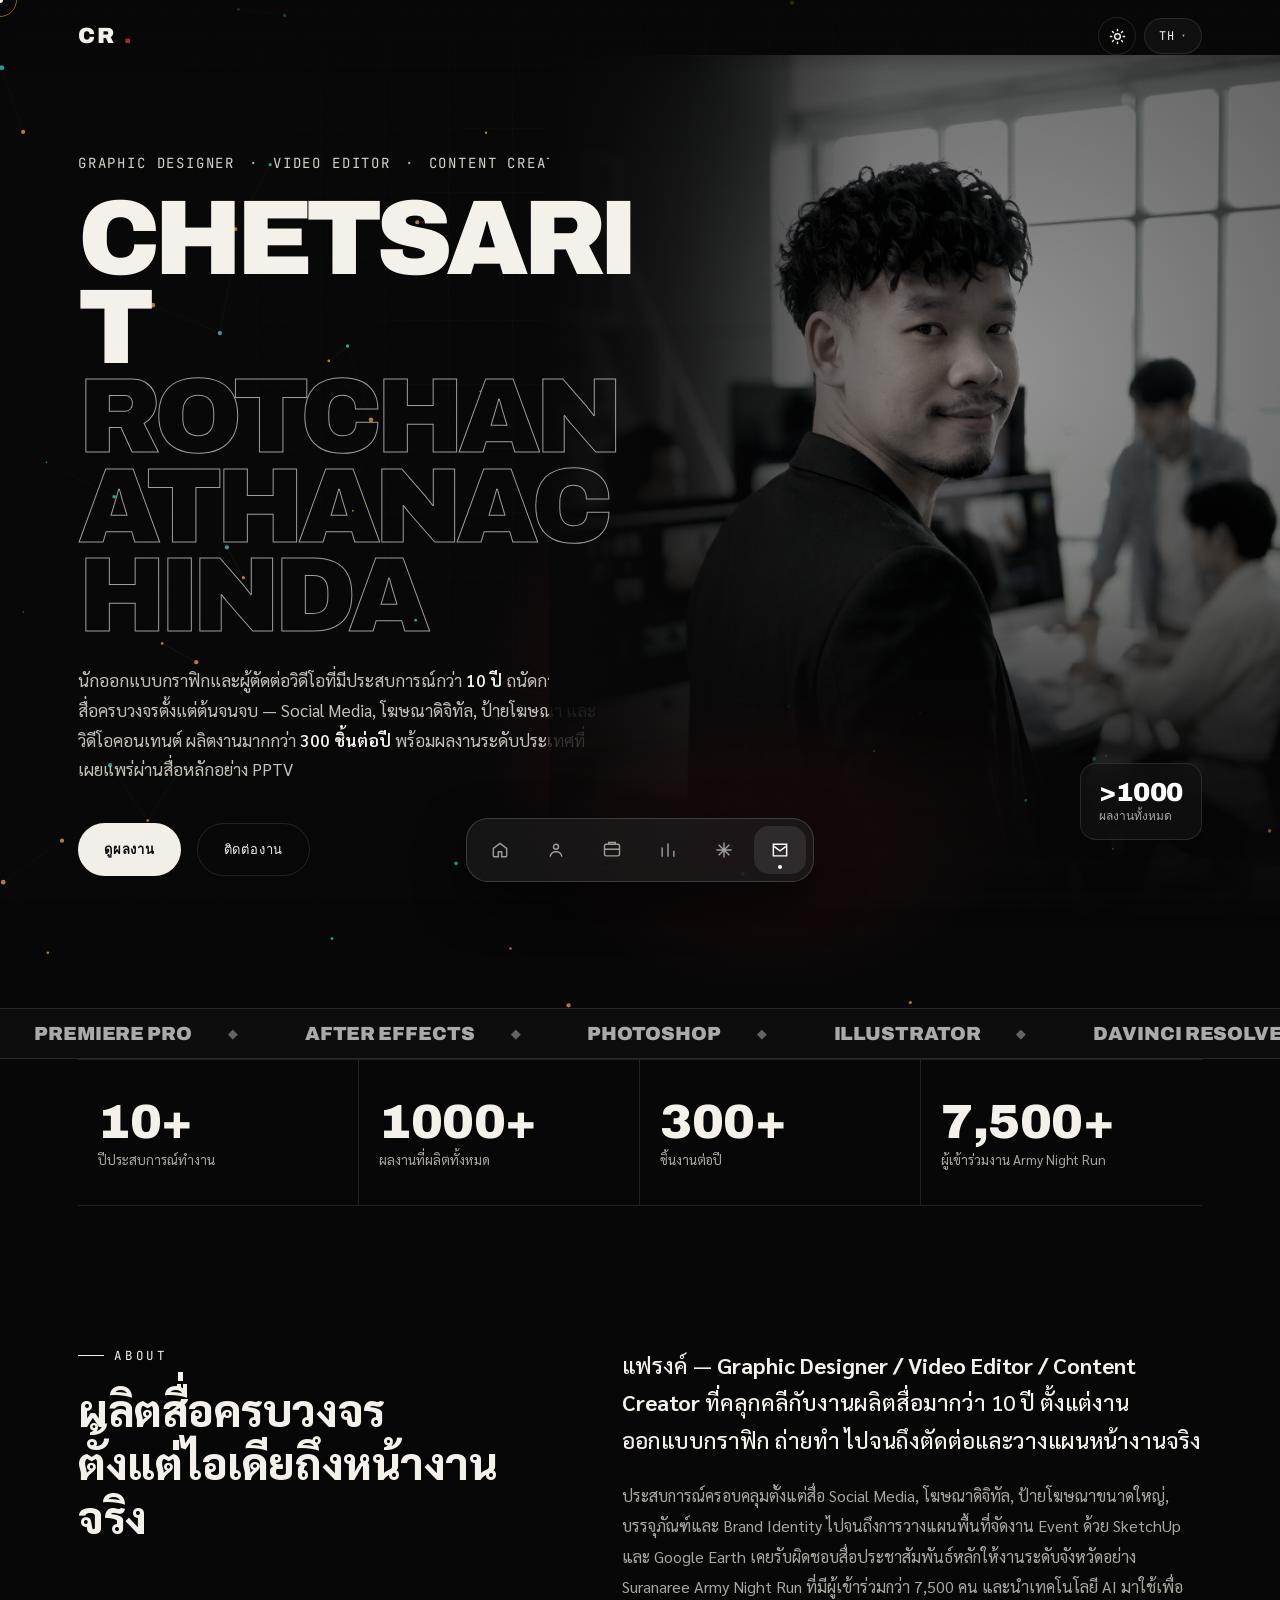
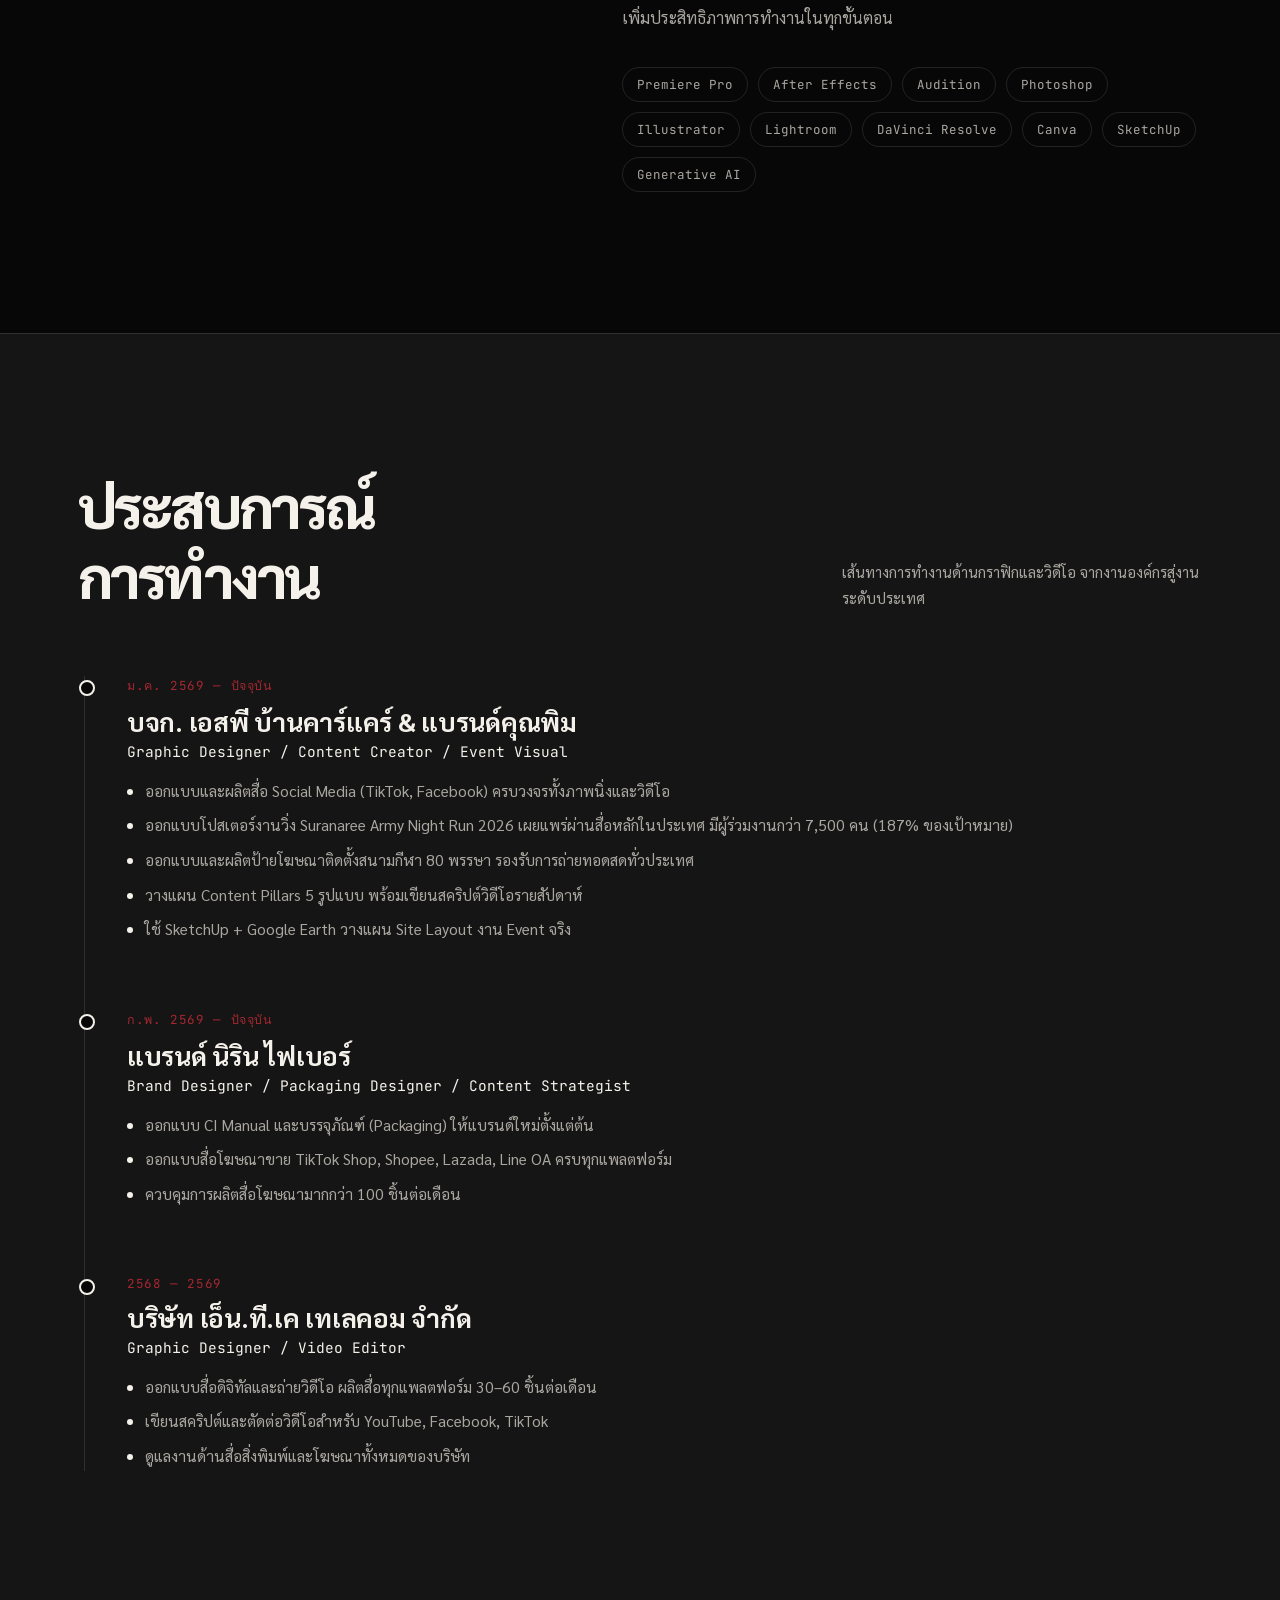
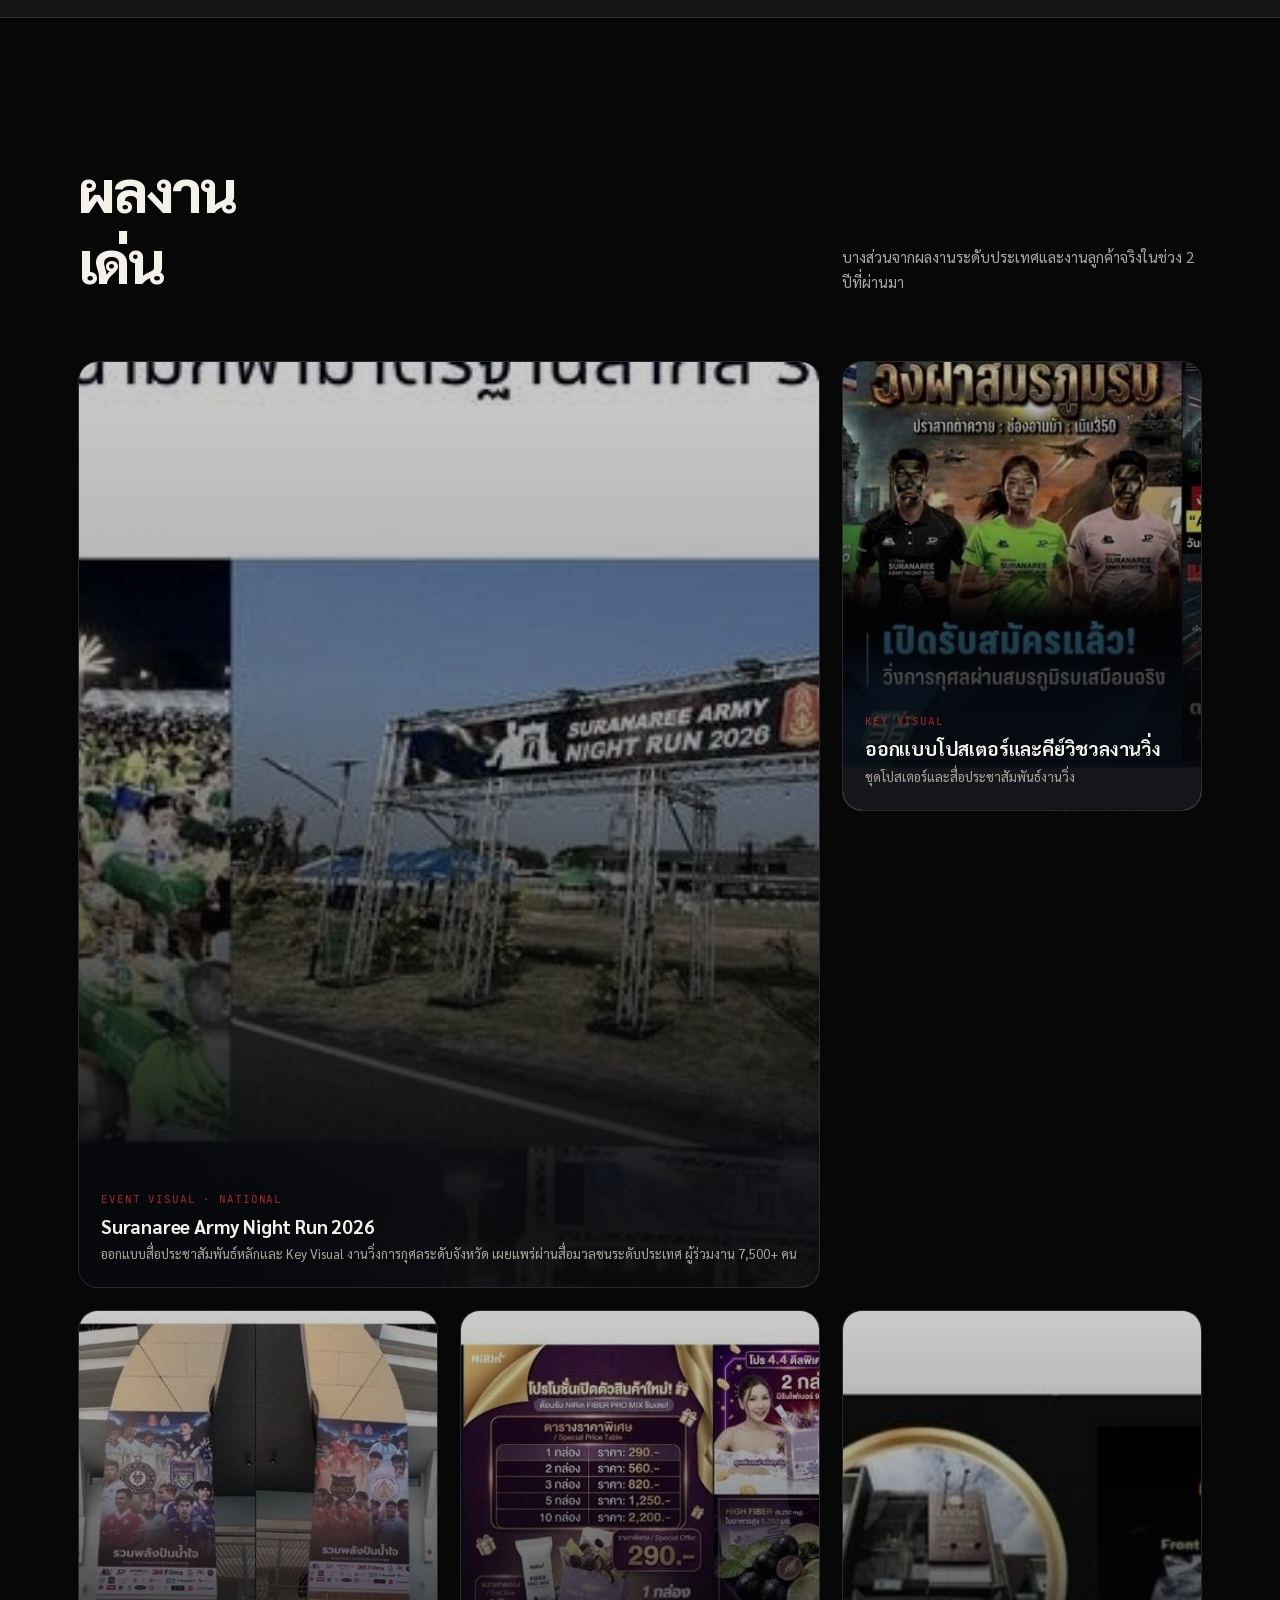
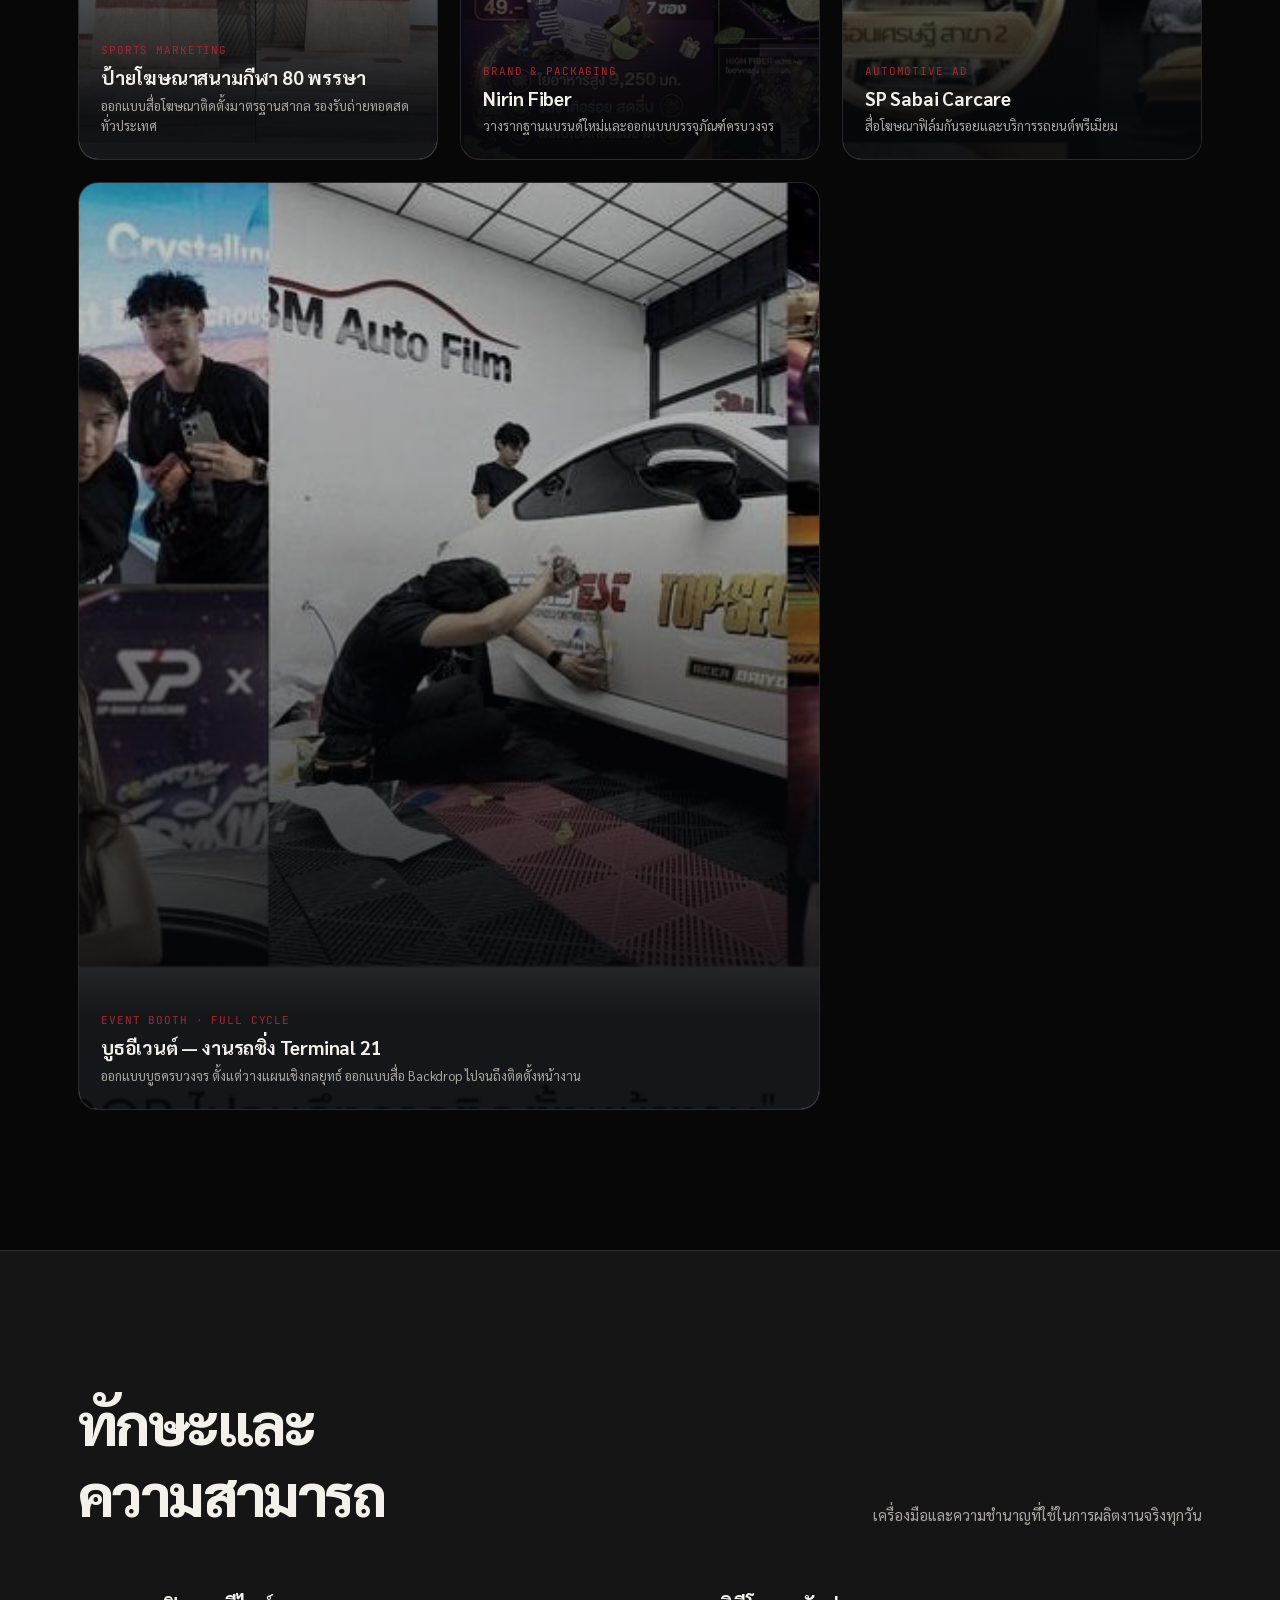
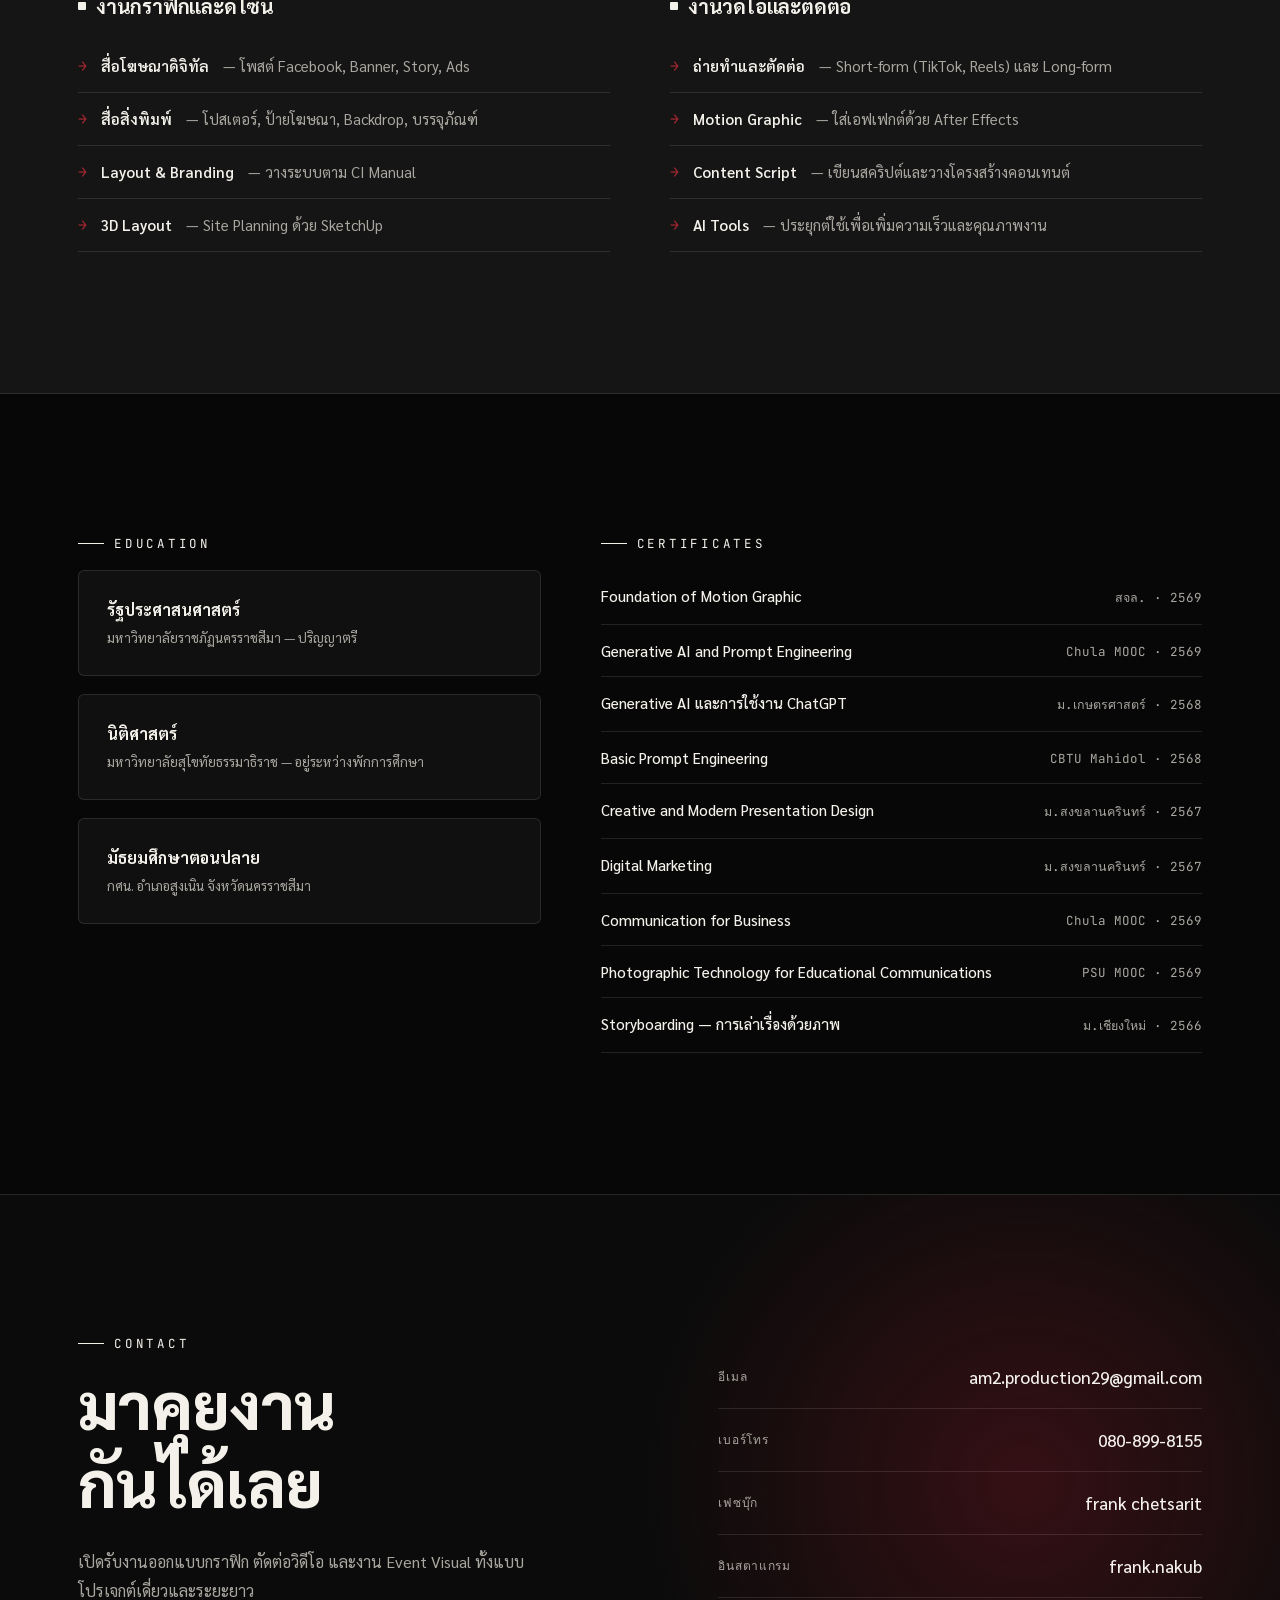
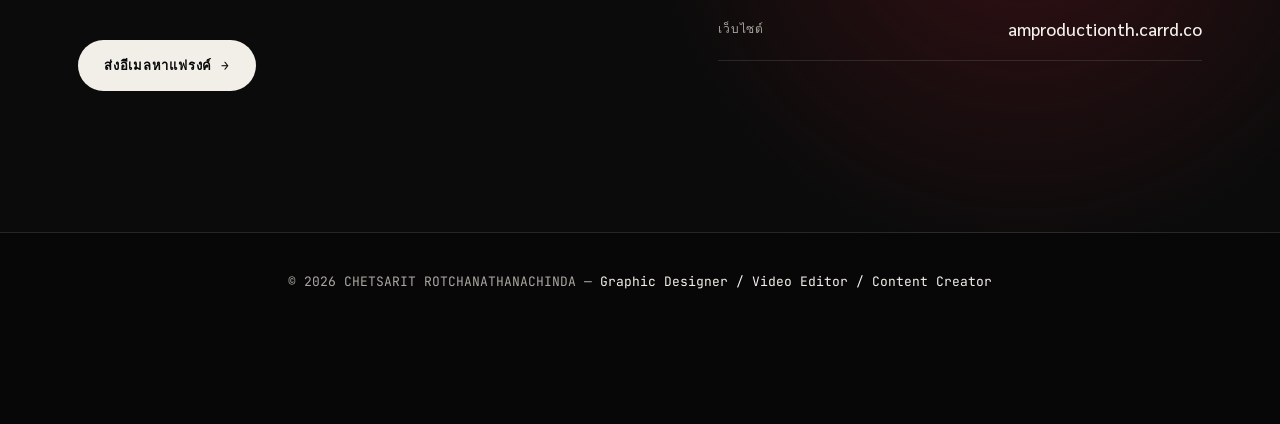
<file: index.html>
<!DOCTYPE html>
<html lang="th">
<head>
<meta charset="UTF-8">
<meta name="viewport" content="width=device-width, initial-scale=1.0">
<title>Chetsarit Rotchanathanachinda — Graphic Designer / Video Editor</title>
<link rel="preconnect" href="https://fonts.googleapis.com">
<link href="https://fonts.googleapis.com/css2?family=Archivo:wght@700;800;900&family=JetBrains+Mono:wght@400;500;700&family=Sarabun:wght@300;400;500;600;700;800&display=swap" rel="stylesheet">
<style>
  :root{
    --bg: #0A0C10;
    --surface: #14171F;
    --surface-alt: #1A1E28;
    --line: #262b38;
    --amber: #F2A93B;
    --teal: #35E0C9;
    --flare: #FF5A36;
    --ink: #F5F3EE;
    --muted: #9099AC;
    --on-accent: #0A0C10;
    --header-bg: rgba(10,12,16,0.72);
    --overlay-98: rgba(10,12,16,0.98);
    --hairline: rgba(255,255,255,0.06);
    --grid-line: rgba(255,255,255,0.035);
    --photo-border: rgba(255,255,255,0.08);
    --glow-teal: rgba(53,224,201,0.10);
    --glow-amber: rgba(242,169,59,0.10);
    --glow-amber-strong: rgba(242,169,59,0.18);
    color-scheme: dark;
  }
  html[data-theme="light"]{
    --bg: #F7F5EF;
    --surface: #FFFFFF;
    --surface-alt: #EFECE3;
    --line: #DFDACD;
    --amber: #C97A1E;
    --teal: #0C8C79;
    --flare: #D8461F;
    --ink: #17181C;
    --muted: #6B6559;
    --on-accent: #0A0C10;
    --header-bg: rgba(247,245,239,0.78);
    --overlay-98: rgba(255,255,255,0.98);
    --hairline: rgba(10,12,16,0.08);
    --grid-line: rgba(10,12,16,0.05);
    --photo-border: rgba(10,12,16,0.12);
    --glow-teal: rgba(12,140,121,0.08);
    --glow-amber: rgba(201,122,30,0.10);
    --glow-amber-strong: rgba(201,122,30,0.14);
    color-scheme: light;
  }
  *{margin:0;padding:0;box-sizing:border-box;}
  html{scroll-behavior:smooth;}
  body{
    background:var(--bg);
    color:var(--ink);
    font-family:'Sarabun',sans-serif;
    font-weight:400;
    overflow-x:hidden;
    transition:background .4s ease, color .4s ease;
  }
  ::selection{background:var(--amber);color:var(--on-accent);}

  header, section, .work-card, .edu-card, .stat-item, .contact-section,
  .mobile-menu, .lang-dropdown, .icon-btn, .lang-current, .nav-cta,
  .tool-chip, .timeline, .btn-ghost, .marquee-band{
    transition:background-color .35s ease, border-color .35s ease, color .35s ease, box-shadow .35s ease;
  }

  h1,h2,h3,.display{
    font-family:'Archivo','Sarabun',sans-serif;
    font-weight:900;
    text-transform:uppercase;
    letter-spacing:-0.01em;
    line-height:1.22;
  }
  .mono{font-family:'JetBrains Mono',monospace;}
  a{color:inherit;text-decoration:none;}
  img{display:block;max-width:100%;}
  .wrap{max-width:1180px;margin:0 auto;padding:0 28px;}
  .eyebrow{
    font-family:'JetBrains Mono',monospace;
    font-size:12.5px;
    letter-spacing:0.22em;
    text-transform:uppercase;
    color:var(--amber);
    display:flex;align-items:center;gap:10px;
    margin-bottom:18px;
  }
  .eyebrow::before{content:'';width:26px;height:1px;background:var(--amber);display:inline-block;}

  /* reveal on scroll */
  .reveal{opacity:0;transform:translateY(28px);transition:opacity .7s cubic-bezier(.2,.6,.2,1), transform .7s cubic-bezier(.2,.6,.2,1);}
  .reveal.in{opacity:1;transform:translateY(0);}

  /* ---------- NAV ---------- */
  header{
    position:fixed;top:0;left:0;right:0;z-index:100;
    background:var(--header-bg);
    backdrop-filter:blur(14px);
    border-bottom:1px solid var(--hairline);
  }
  nav.wrap{
    display:flex;align-items:center;justify-content:space-between;
    height:72px;
  }
  .logo{
    font-family:'Archivo',sans-serif;font-weight:900;
    font-size:22px;letter-spacing:-0.01em;
    display:flex;align-items:center;gap:8px;
  }
  .logo span{color:var(--amber);}
  .navlinks{display:flex;gap:34px;font-size:14.5px;color:var(--muted);}
  .navlinks a{position:relative;padding:4px 0;transition:color .25s;}
  .navlinks a:hover{color:var(--ink);}
  .navlinks a::after{
    content:'';position:absolute;left:0;bottom:-2px;width:0;height:1.5px;background:var(--amber);
    transition:width .3s;
  }
  .navlinks a:hover::after{width:100%;}
  .nav-cta{
    font-family:'JetBrains Mono',monospace;font-size:12.5px;letter-spacing:.08em;
    border:1px solid var(--amber);color:var(--amber);padding:9px 18px;border-radius:2px;
    transition:all .25s;
  }
  .nav-cta:hover{background:var(--amber);color:var(--on-accent);}
  .navtoggle{
    display:none;background:none;border:none;color:var(--ink);cursor:pointer;
    width:40px;height:40px;align-items:center;justify-content:center;
    padding:0;
  }
  .burger, .burger::before, .burger::after{
    width:22px;height:2px;background:var(--ink);display:block;position:relative;
    transition:transform .3s, opacity .3s, background .3s;
  }
  .burger::before, .burger::after{content:'';position:absolute;left:0;}
  .burger::before{top:-7px;}
  .burger::after{top:7px;}
  .navtoggle[aria-expanded="true"] .burger{background:transparent;}
  .navtoggle[aria-expanded="true"] .burger::before{transform:rotate(45deg);top:0;background:var(--amber);}
  .navtoggle[aria-expanded="true"] .burger::after{transform:rotate(-45deg);top:0;background:var(--amber);}

  /* ---------- NAV RIGHT: theme + language ---------- */
  .nav-right{display:flex;align-items:center;gap:14px;}
  .nav-controls{display:flex;align-items:center;gap:8px;}
  .icon-btn{
    width:38px;height:38px;border-radius:50%;border:1px solid var(--line);
    background:transparent;color:var(--ink);cursor:pointer;
    display:flex;align-items:center;justify-content:center;padding:0;flex-shrink:0;
    transition:border-color .25s,color .25s,transform .25s;
  }
  .icon-btn:hover{border-color:var(--amber);color:var(--amber);transform:rotate(12deg);}
  .icon-btn svg{width:17px;height:17px;}
  .icon-btn .icon-sun{display:none;}
  html[data-theme="light"] .icon-btn .icon-moon{display:none;}
  html[data-theme="light"] .icon-btn .icon-sun{display:block;}

  .lang-switch{position:relative;}
  .lang-current{
    font-family:'JetBrains Mono',monospace;font-size:12px;letter-spacing:.05em;
    border:1px solid var(--line);color:var(--ink);background:transparent;
    padding:9px 14px;border-radius:2px;cursor:pointer;
    display:flex;align-items:center;gap:7px;
    transition:border-color .25s,color .25s;
  }
  .lang-current:hover{border-color:var(--teal);color:var(--teal);}
  .lang-current::after{content:'▾';font-size:8px;opacity:.7;transition:transform .25s;}
  .lang-switch.open .lang-current::after{transform:rotate(180deg);}
  .lang-dropdown{
    position:absolute;top:calc(100% + 10px);right:0;
    background:var(--surface);border:1px solid var(--line);border-radius:6px;
    min-width:140px;overflow:hidden;
    opacity:0;visibility:hidden;transform:translateY(-6px);
    transition:opacity .22s,transform .22s,visibility .22s;
    box-shadow:0 18px 40px rgba(0,0,0,0.35);
    z-index:50;
  }
  .lang-dropdown.open{opacity:1;visibility:visible;transform:translateY(0);}
  .lang-dropdown button{
    display:block;width:100%;text-align:left;padding:12px 16px;
    background:none;border:none;color:var(--muted);font-size:13.5px;cursor:pointer;
    font-family:'Sarabun',sans-serif;
    border-bottom:1px solid var(--line);
    transition:background .2s,color .2s;
  }
  .lang-dropdown button:last-child{border-bottom:none;}
  .lang-dropdown button:hover{background:var(--surface-alt);color:var(--ink);}
  .lang-dropdown button.active{color:var(--amber);font-weight:600;}

  @media (max-width:600px){
    .nav-cta{display:none;}
  }

  .mobile-menu{
    display:none;
    flex-direction:column;
    max-height:0;overflow:hidden;
    background:var(--overlay-98);
    border-top:1px solid var(--line);
    transition:max-height .4s cubic-bezier(.2,.7,.2,1);
  }
  .mobile-menu.open{max-height:420px;}
  .mobile-menu a{
    padding:18px 28px;font-size:16px;color:var(--ink);
    border-bottom:1px solid var(--line);
    font-family:'JetBrains Mono',monospace;letter-spacing:.03em;
  }
  .mobile-menu a.mobile-menu-cta{color:var(--amber);border-bottom:none;}

  /* ---------- HERO ---------- */
  .hero{
    position:relative;
    min-height:100vh;
    display:flex;align-items:center;
    padding-top:110px;padding-bottom:70px;
    background:
      radial-gradient(ellipse 900px 500px at 82% 18%, var(--glow-teal), transparent 60%),
      radial-gradient(ellipse 700px 600px at 10% 90%, var(--glow-amber), transparent 60%),
      var(--bg);
    overflow:hidden;
  }
  .hero::before{
    content:'';position:absolute;inset:0;
    background-image:
      linear-gradient(var(--grid-line) 1px, transparent 1px),
      linear-gradient(90deg, var(--grid-line) 1px, transparent 1px);
    background-size:44px 44px;
    mask-image:radial-gradient(ellipse 900px 700px at 60% 30%, black, transparent);
    pointer-events:none;
  }
  .hero-grid{
    display:grid;grid-template-columns:1.15fr 0.85fr;gap:40px;align-items:center;
    position:relative;z-index:2;width:100%;
  }
  .hero-role{
    font-family:'JetBrains Mono',monospace;font-size:14px;color:var(--teal);
    letter-spacing:.06em;margin-bottom:22px;display:flex;flex-wrap:wrap;gap:10px 14px;align-items:center;
  }
  .hero-role .dot{color:var(--muted);}
  .hero h1{
    font-size:clamp(48px,7.4vw,104px);
    color:var(--ink);
    overflow-wrap:break-word;
    word-break:break-word;
    hyphens:auto;
    line-height:0.96;
  }
  .hero h1 .accent{color:var(--amber);}
  .hero-sub{
    margin-top:26px;max-width:560px;color:var(--muted);font-size:17px;line-height:1.75;
  }
  .hero-sub b{color:var(--ink);font-weight:600;}
  .hero-cta{display:flex;gap:16px;margin-top:38px;flex-wrap:wrap;}
  .btn{
    font-family:'JetBrains Mono',monospace;font-size:13px;letter-spacing:.06em;
    padding:15px 26px;border-radius:2px;display:inline-flex;align-items:center;gap:10px;
    transition:all .25s;
  }
  .btn-primary{background:var(--amber);color:var(--on-accent);font-weight:700;}
  .btn-primary:hover{background:#ffc061;transform:translateY(-2px);}
  .btn-ghost{border:1px solid var(--line);color:var(--ink);}
  .btn-ghost:hover{border-color:var(--teal);color:var(--teal);transform:translateY(-2px);}

  .hero-photo-wrap{
    position:relative;
    display:flex;justify-content:center;
  }
  .hero-photo-frame{
    position:relative;
    width:100%;max-width:380px;
    clip-path:polygon(10% 0, 100% 0, 100% 88%, 90% 100%, 0 100%, 0 12%);
    border:1px solid var(--photo-border);
  }
  .hero-photo-frame img{width:100%;height:520px;object-fit:cover;filter:grayscale(15%) contrast(1.06);}
  .hero-photo-frame::after{
    content:'';position:absolute;inset:0;
    background:linear-gradient(200deg, var(--glow-amber-strong), transparent 45%);
  }
  .hero-tag{
    position:absolute;bottom:-18px;left:-18px;
    background:var(--surface);border:1px solid var(--line);
    padding:14px 18px;border-radius:3px;
    font-family:'JetBrains Mono',monospace;font-size:12px;color:var(--muted);
    box-shadow:0 20px 40px rgba(0,0,0,0.4);
  }
  .hero-tag b{display:block;font-family:'Archivo',sans-serif;font-weight:900;font-size:26px;color:var(--teal);letter-spacing:-0.01em;}

  /* ---------- MARQUEE (signature element) ---------- */
  .marquee-band{
    background:var(--amber);
    color:var(--on-accent);
    overflow:hidden;
    white-space:nowrap;
    border-top:1px solid var(--on-accent);border-bottom:1px solid var(--on-accent);
    position:relative;z-index:3;
  }
  .marquee-track{
    display:inline-flex;
    animation:scroll-left 32s linear infinite;
  }
  .marquee-track span{
    font-family:'Archivo',sans-serif;
    font-weight:900;
    font-size:19px;
    letter-spacing:-0.005em;
    padding:14px 34px;
    display:inline-flex;align-items:center;gap:18px;
    text-transform:uppercase;
  }
  .marquee-track span::after{content:'\25C6';font-size:12px;opacity:.55;margin-left:18px;}
  @keyframes scroll-left{
    0%{transform:translateX(0);}
    100%{transform:translateX(-50%);}
  }

  /* ---------- SECTION GENERIC ---------- */
  section{padding:120px 0;position:relative;}
  .section-head{
    display:flex;justify-content:space-between;align-items:flex-end;gap:24px;
    margin-bottom:60px;flex-wrap:wrap;
  }
  .section-head h2{font-size:clamp(34px,5vw,58px);}
  .section-head p{color:var(--muted);max-width:360px;font-size:15px;line-height:1.7;padding-bottom:6px;}
  .num-index{font-family:'JetBrains Mono',monospace;color:var(--muted);font-size:13px;}

  /* ---------- STATS ---------- */
  .stats-row{
    display:grid;grid-template-columns:repeat(4,1fr);
    border-top:1px solid var(--line);border-bottom:1px solid var(--line);
  }
  .stat-item{padding:36px 20px;border-right:1px solid var(--line);}
  .stat-item:last-child{border-right:none;}
  .stat-item b{
    font-family:'Archivo',sans-serif;font-weight:900;font-size:clamp(30px,4vw,48px);
    color:var(--amber);display:block;letter-spacing:-0.01em;
  }
  .stat-item span{font-size:13.5px;color:var(--muted);}

  /* ---------- ABOUT ---------- */
  .about-grid{display:grid;grid-template-columns:0.9fr 1.1fr;gap:70px;align-items:start;}
  .about-lead{font-size:22px;line-height:1.7;color:var(--ink);font-weight:500;}
  .about-lead b{color:var(--amber);font-weight:700;}
  .about-body{color:var(--muted);font-size:16px;line-height:1.9;margin-top:22px;}
  .tool-row{display:flex;flex-wrap:wrap;gap:10px;margin-top:34px;}
  .tool-chip{
    font-family:'JetBrains Mono',monospace;font-size:12.5px;
    border:1px solid var(--line);padding:8px 14px;border-radius:20px;color:var(--muted);
    transition:all .25s;
  }
  .tool-chip:hover{border-color:var(--teal);color:var(--teal);}

  /* ---------- EXPERIENCE TIMELINE ---------- */
  .timeline{border-left:1px solid var(--line);margin-left:6px;}
  .tl-item{position:relative;padding:0 0 60px 42px;}
  .tl-item:last-child{padding-bottom:0;}
  .tl-item::before{
    content:'';position:absolute;left:-6.5px;top:4px;
    width:12px;height:12px;border-radius:50%;
    background:var(--bg);border:2px solid var(--amber);
  }
  .tl-date{font-family:'JetBrains Mono',monospace;font-size:12.5px;color:var(--teal);letter-spacing:.05em;margin-bottom:10px;display:block;}
  .tl-item h3{font-size:26px;color:var(--ink);margin-bottom:4px;text-transform:none;font-family:'Sarabun';font-weight:700;}
  .tl-role{color:var(--amber);font-size:14.5px;font-family:'JetBrains Mono',monospace;margin-bottom:16px;display:block;}
  .tl-item ul{color:var(--muted);font-size:15.5px;line-height:1.85;padding-left:18px;}
  .tl-item li{margin-bottom:6px;}
  .tl-item li::marker{color:var(--amber);}

  /* ---------- WORK GRID ---------- */
  .work-grid{
    display:grid;grid-template-columns:repeat(3,1fr);gap:22px;
  }
  .work-card{
    position:relative;border-radius:6px;overflow:hidden;
    background:var(--surface);border:1px solid var(--line);
    aspect-ratio:4/5;
    transition:transform .4s cubic-bezier(.2,.7,.2,1), border-color .4s;
  }
  .work-card:hover{transform:translateY(-6px);border-color:var(--amber);}
  .work-card img{
    width:100%;height:100%;object-fit:cover;
    transition:transform .6s cubic-bezier(.2,.7,.2,1), filter .4s;
    filter:grayscale(35%) brightness(0.78) contrast(1.05);
  }
  .work-card:hover img{transform:scale(1.08);filter:grayscale(0%) brightness(0.92) contrast(1.05);}
  .work-overlay{
    position:absolute;inset:0;display:flex;flex-direction:column;justify-content:flex-end;
    padding:22px;background:linear-gradient(0deg, rgba(6,7,10,0.92) 10%, rgba(6,7,10,0.15) 65%, transparent 100%);
  }
  .work-tag{
    font-family:'JetBrains Mono',monospace;font-size:11px;color:var(--teal);
    letter-spacing:.08em;text-transform:uppercase;margin-bottom:8px;
  }
  .work-overlay h3{font-family:'Sarabun';font-weight:700;font-size:19px;text-transform:none;color:var(--ink);margin-bottom:6px;line-height:1.3;}
  .work-overlay p{font-size:13px;color:var(--muted);line-height:1.6;}
  .work-card.wide{grid-column:span 2;}

  /* ---------- SKILLS ---------- */
  .skills-grid{display:grid;grid-template-columns:1fr 1fr;gap:60px;}
  .skill-block h3{
    font-family:'Sarabun';font-weight:700;text-transform:none;font-size:20px;color:var(--amber);margin-bottom:22px;
    display:flex;align-items:center;gap:10px;
  }
  .skill-block h3::before{content:'';width:8px;height:8px;background:var(--amber);border-radius:1px;display:inline-block;}
  .skill-list{list-style:none;}
  .skill-list li{
    padding:14px 0;border-bottom:1px solid var(--line);
    color:var(--muted);font-size:15px;line-height:1.6;
    display:flex;gap:14px;
  }
  .skill-list li b{color:var(--ink);font-weight:600;min-width:2px;}
  .skill-list li::before{content:'→';color:var(--teal);font-family:'JetBrains Mono',monospace;}

  /* ---------- EDUCATION / CERTS ---------- */
  .edu-grid{display:grid;grid-template-columns:1fr 1.3fr;gap:60px;}
  .edu-card{background:var(--surface);border:1px solid var(--line);border-radius:6px;padding:28px;margin-bottom:18px;}
  .edu-card h4{font-family:'Sarabun';font-weight:700;font-size:16px;color:var(--ink);text-transform:none;margin-bottom:6px;}
  .edu-card span{font-size:13.5px;color:var(--muted);}
  .cert-list{list-style:none;}
  .cert-list li{
    display:flex;justify-content:space-between;gap:20px;
    padding:16px 0;border-bottom:1px solid var(--line);font-size:15px;
  }
  .cert-list li b{color:var(--ink);font-weight:500;}
  .cert-list li span{color:var(--muted);font-family:'JetBrains Mono',monospace;font-size:12.5px;white-space:nowrap;padding-top:2px;}

  /* ---------- CONTACT ---------- */
  .contact-section{
    background:var(--surface);border-top:1px solid var(--line);border-bottom:1px solid var(--line);
  }
  .contact-grid{display:grid;grid-template-columns:1.2fr 1fr;gap:60px;align-items:center;}
  .contact-grid h2{font-size:clamp(36px,5.6vw,64px);margin-bottom:22px;}
  .contact-grid p{color:var(--muted);font-size:16px;line-height:1.8;max-width:460px;margin-bottom:34px;}
  .contact-list{list-style:none;}
  .contact-list li{
    padding:20px 0;border-bottom:1px solid var(--line);
    display:flex;justify-content:space-between;align-items:center;
  }
  .contact-list li:first-child{padding-top:0;}
  .contact-list .label{font-family:'JetBrains Mono',monospace;font-size:12px;color:var(--muted);letter-spacing:.06em;text-transform:uppercase;}
  .contact-list .val{font-size:17px;color:var(--ink);font-weight:500;transition:color .25s;}
  .contact-list a.val:hover{color:var(--amber);}

  footer{padding:40px 0;text-align:center;color:var(--muted);font-size:13px;font-family:'JetBrains Mono',monospace;}
  footer span{color:var(--amber);}

  /* ---------- RESPONSIVE ---------- */
  @media (max-width:940px){
    .navlinks{display:none;}
    .navtoggle{display:flex;}
    .mobile-menu{display:flex;}
    .hero-grid{grid-template-columns:1fr;}
    .hero-photo-wrap{order:-1;margin-bottom:56px;}
    .hero-photo-frame{max-width:280px;}
    .hero-photo-frame img{height:360px;}
    .about-grid,.skills-grid,.edu-grid,.contact-grid{grid-template-columns:1fr;gap:40px;}
    .work-grid{grid-template-columns:repeat(2,1fr);}
    .work-card.wide{grid-column:span 2;}
    .stats-row{grid-template-columns:repeat(2,1fr);}
    .stat-item{border-bottom:1px solid var(--line);}
  }
  @media (max-width:600px){
    section{padding:64px 0;}
    .wrap{padding:0 20px;}
    .work-grid{grid-template-columns:1fr;gap:16px;}
    .work-card.wide{grid-column:span 1;}
    .work-card{aspect-ratio:4/3.4;}
    .hero{padding-top:112px;padding-bottom:50px;min-height:auto;}
    .hero h1{font-size:clamp(30px,8.6vw,52px);letter-spacing:-0.01em;}
    .hero-sub{font-size:15.5px;}
    .hero-role{font-size:11.5px;gap:6px 10px;margin-bottom:16px;}
    .hero-cta{gap:12px;}
    .btn{padding:14px 20px;font-size:12px;flex:1;justify-content:center;}
    .hero-photo-frame{max-width:220px;}
    .hero-photo-frame img{height:280px;}
    .hero-tag{left:0;bottom:-16px;padding:10px 14px;}
    .hero-tag b{font-size:20px;}
    .marquee-track span{font-size:14px;padding:10px 18px;}
    .section-head{margin-bottom:36px;}
    .section-head p{max-width:100%;}
    .stats-row{grid-template-columns:repeat(2,1fr);}
    .stat-item{padding:24px 14px;}
    .stat-item b{font-size:28px;}
    .about-lead{font-size:18px;}
    .tl-item{padding-left:30px;}
    .timeline{margin-left:2px;}
    .tl-item h3{font-size:21px;}
    .edu-card{padding:20px;}
    .cert-list li{flex-direction:column;align-items:flex-start;gap:4px;}
    .cert-list li span{white-space:normal;}
    .contact-list li{flex-direction:column;align-items:flex-start;gap:6px;padding:16px 0;}
    .contact-grid h2{font-size:clamp(30px,9vw,48px);}
    nav.wrap{height:64px;}
  }

  @media (prefers-reduced-motion:reduce){
    .reveal{opacity:1;transform:none;transition:none;}
    .marquee-track{animation:none;}
    html{scroll-behavior:auto;}
  }

  a:focus-visible, button:focus-visible{outline:2px solid var(--teal);outline-offset:3px;}

  /* ---------- GRAIN OVERLAY ---------- */
  .grain{
    position:fixed;inset:0;z-index:9998;pointer-events:none;
    opacity:0.05;mix-blend-mode:overlay;
  }

  /* ---------- CUSTOM CURSOR ---------- */
  .cursor-dot, .cursor-ring{
    position:fixed;top:0;left:0;border-radius:50%;pointer-events:none;
    z-index:9999;transform:translate(-50%,-50%);
  }
  .cursor-dot{width:6px;height:6px;background:var(--amber);}
  .cursor-ring{
    width:34px;height:34px;border:1px solid rgba(242,169,59,0.55);
    transition:width .25s,height .25s,border-color .25s,background .25s;
  }
  .cursor-ring.hover{
    width:64px;height:64px;background:rgba(242,169,59,0.08);border-color:var(--teal);
  }
  @media (hover:none), (max-width:940px){
    .cursor-dot,.cursor-ring{display:none;}
  }

  /* ---------- HERO CANVAS ---------- */
  #particle-canvas{
    position:absolute;inset:0;width:100%;height:100%;z-index:1;opacity:0.85;
  }

  /* ---------- SCRAMBLE TEXT ---------- */
  .scramble{display:inline-block;}

  /* ---------- GLITCH WORK CARD ---------- */
  .work-card{position:relative;}
  .work-card::before{
    content:'';position:absolute;inset:0;z-index:2;
    background-image:var(--bgimg);background-size:cover;background-position:center;
    opacity:0;pointer-events:none;mix-blend-mode:screen;
    filter:hue-rotate(140deg) saturate(2.2) brightness(1.25);
  }
  .work-card:hover::before{animation:glitch-run .45s steps(3,end) 1;}
  @keyframes glitch-run{
    0%{opacity:0;transform:translate(0,0);clip-path:inset(0 0 0 0);}
    12%{opacity:.6;transform:translate(-8px,0);clip-path:inset(8% 0 62% 0);}
    32%{opacity:.5;transform:translate(6px,0);clip-path:inset(58% 0 6% 0);}
    55%{opacity:.5;transform:translate(-5px,0);clip-path:inset(28% 0 42% 0);}
    78%{opacity:.35;transform:translate(4px,0);clip-path:inset(6% 0 72% 0);}
    100%{opacity:0;transform:translate(0,0);clip-path:inset(0 0 100% 0);}
  }
  .work-card:hover .work-tag{color:var(--flare);}

  /* stat count container keeps layout stable */
  .stat-item b{font-variant-numeric:tabular-nums;}

  /* 2026 cinematic creative direction */
  :root{--bg:#070707;--surface:#101010;--surface-alt:#151515;--line:rgba(255,255,255,.11);--amber:#f4f1eb;--teal:#a62731;--flare:#b62d38;--ink:#f4f1eb;--muted:#aaa7a1;--header-bg:rgba(7,7,7,.55)}
  html[data-theme="light"]{--bg:#070707;--surface:#101010;--surface-alt:#151515;--line:rgba(255,255,255,.11);--amber:#f4f1eb;--teal:#a62731;--flare:#b62d38;--ink:#f4f1eb;--muted:#aaa7a1;--header-bg:rgba(7,7,7,.55);color-scheme:dark}
  body{background:#070707;padding-bottom:94px}
  header{background:linear-gradient(#070707c9,transparent);border:0;backdrop-filter:none}
  .navlinks,.nav-cta,.navtoggle{display:none!important}
  .logo{letter-spacing:.08em}.logo span{color:#a62731}
  .lang-current{border-radius:999px;background:#16161699;backdrop-filter:blur(18px)}
  .lang-dropdown{max-height:380px;overflow:auto;border-radius:18px;background:#101010ef;backdrop-filter:blur(24px)}
  .hero{min-height:112vh;padding-top:92px;background:radial-gradient(circle at 74% 32%,#3b3b3b 0,transparent 24%),radial-gradient(circle at 60% 70%,#2f0c11 0,transparent 28%),#070707}
  .hero::before{background-image:linear-gradient(rgba(255,255,255,.025) 1px,transparent 1px),linear-gradient(90deg,rgba(255,255,255,.025) 1px,transparent 1px);background-size:64px 64px}
  .hero-grid{grid-template-columns:1fr 1fr;gap:0}
  .hero h1{font-size:clamp(56px,8.3vw,126px);line-height:.84;letter-spacing:-.065em;position:relative;z-index:4}
  .hero h1 .accent{color:transparent;-webkit-text-stroke:1px rgba(244,241,235,.64)}
  .hero-role{color:#d5d0c8;letter-spacing:.13em}
  .hero-sub{color:#c4c0b9;max-width:530px}
  .hero-photo-wrap{height:720px;align-items:flex-end}
  .hero-photo-frame{position:absolute;right:-7vw;top:-100px;width:min(58vw,820px);max-width:none;height:880px;clip-path:none;border:0;mask-image:linear-gradient(to bottom,black 72%,transparent 99%)}
  .hero-photo-frame img{height:100%;object-fit:cover;object-position:54% 35%;filter:saturate(.3) contrast(1.18) brightness(.57)}
  .hero-photo-frame::after{background:linear-gradient(90deg,#070707 0,transparent 45%),linear-gradient(0deg,#070707 0,transparent 43%),radial-gradient(circle at 60% 36%,transparent 0,#07070766 70%)}
  .hero-tag{z-index:5;left:auto;right:0;bottom:35px;background:#111b;border-radius:16px;backdrop-filter:blur(18px)}
  .hero-tag b{color:#fff}.btn{border-radius:999px}.btn-primary{background:#f2efe9;color:#080808}.btn-primary:hover{background:#fff}.btn-ghost:hover{border-color:#fff;color:#fff}
  .marquee-band{background:#0d0d0d;color:#aaa;border-color:var(--line)}
  section{padding:clamp(90px,11vw,160px) 0}.section-head h2{letter-spacing:-.045em}
  .work-card{border-radius:20px;transform-style:preserve-3d;perspective:1000px}.work-card:hover{transform:translateY(-10px) rotateX(2deg)}
  .contact-section{background:radial-gradient(circle at 80% 45%,#351014,transparent 35%),#0b0b0b}
  .bottom-dock{position:fixed;z-index:150;left:50%;bottom:max(18px,env(safe-area-inset-bottom));transform:translateX(-50%);display:flex;gap:4px;padding:7px;background:rgba(30,30,30,.6);border:1px solid rgba(255,255,255,.17);border-radius:22px;backdrop-filter:blur(24px) saturate(1.35);box-shadow:0 18px 48px #000b}
  .dock-item{width:52px;height:48px;border:0;background:transparent;color:#9b9b9b;border-radius:15px;display:grid;place-items:center;cursor:pointer;position:relative;transition:.3s}
  .dock-item svg{width:20px;height:20px;fill:none;stroke:currentColor;stroke-width:1.7}.dock-item:hover,.dock-item.active{background:rgba(255,255,255,.09);color:#fff}.dock-item.active::after{content:'';position:absolute;bottom:5px;width:4px;height:4px;border-radius:50%;background:#fff}
  .dock-tip{position:absolute;bottom:59px;padding:6px 9px;border-radius:8px;background:#eee;color:#111;font-size:10px;white-space:nowrap;opacity:0;transform:translateY(5px);pointer-events:none;transition:.25s}.dock-item:hover .dock-tip{opacity:1;transform:none}
  @media(max-width:820px){.hero{min-height:100svh;padding:0}.hero-grid{display:flex;align-items:flex-end;height:100svh;padding-bottom:12vh}.hero-photo-wrap{position:absolute;inset:0;height:auto}.hero-photo-frame{inset:0;width:100%;height:80%;mask-image:linear-gradient(to bottom,black 72%,transparent 100%)}.hero-photo-frame img{object-position:56% 24%;filter:saturate(.3) contrast(1.15) brightness(.48)}.hero-photo-frame::after{background:linear-gradient(0deg,#070707 0,#070707d9 28%,transparent 67%),linear-gradient(90deg,#07070755,transparent)}.hero-grid>div:first-child{position:relative;z-index:6}.hero h1{font-size:clamp(49px,15vw,82px)}.hero-sub{font-size:14px;line-height:1.65}.hero-tag{display:none}.stats-row{grid-template-columns:1fr 1fr}.bottom-dock{max-width:calc(100% - 20px)}.dock-item{width:47px}.dock-tip{display:none}}
</style>
</head>
<body>

<div class="grain" id="grain"></div>
<div class="cursor-ring" id="cursorRing"></div>
<div class="cursor-dot" id="cursorDot"></div>

<header>
  <nav class="wrap">
    <div class="logo">CR<span>.</span></div>
    <div class="navlinks">
      <a href="#about" data-i18n="label_about">About</a>
      <a href="#experience" data-i18n="label_experience">Experience</a>
      <a href="#work" data-i18n="label_work">Work</a>
      <a href="#skills" data-i18n="label_skills">Skills</a>
      <a href="#education" data-i18n="label_education">Education</a>
    </div>
    <div class="nav-right">
      <div class="nav-controls">
        <button class="icon-btn" id="themeToggle" aria-label="Toggle light/dark theme">
          <svg class="icon-moon" viewBox="0 0 24 24" fill="none" stroke="currentColor" stroke-width="2" stroke-linecap="round" stroke-linejoin="round"><path d="M21 12.79A9 9 0 1 1 11.21 3 7 7 0 0 0 21 12.79z"/></svg>
          <svg class="icon-sun" viewBox="0 0 24 24" fill="none" stroke="currentColor" stroke-width="2" stroke-linecap="round" stroke-linejoin="round"><circle cx="12" cy="12" r="4"/><path d="M12 2v2M12 20v2M4.93 4.93l1.41 1.41M17.66 17.66l1.41 1.41M2 12h2M20 12h2M4.93 19.07l1.41-1.41M17.66 6.34l1.41-1.41"/></svg>
        </button>
        <div class="lang-switch" id="langSwitch">
          <button class="lang-current" id="langCurrent" aria-haspopup="true" aria-expanded="false" type="button">TH</button>
          <div class="lang-dropdown" id="langDropdown">
            <button type="button" data-lang="th">ไทย</button>
            <button type="button" data-lang="en">English</button>
            <button type="button" data-lang="ja">日本語</button>
            <button type="button" data-lang="zh">中文</button>
            <button type="button" data-lang="ko">한국어</button>
            <button type="button" data-lang="es">Español</button>
            <button type="button" data-lang="fr">Français</button>
            <button type="button" data-lang="de">Deutsch</button>
            <button type="button" data-lang="id">Indonesia</button>
            <button type="button" data-lang="vi">Tiếng Việt</button>
          </div>
        </div>
      </div>
      <a href="#contact" class="nav-cta" data-i18n="nav_contact_cta">Contact →</a>
      <button class="navtoggle" id="navToggle" aria-label="Open menu" aria-expanded="false">
        <span class="burger"></span>
      </button>
    </div>
  </nav>
  <div class="mobile-menu" id="mobileMenu">
    <a href="#about" data-i18n="label_about">About</a>
    <a href="#experience" data-i18n="label_experience">Experience</a>
    <a href="#work" data-i18n="label_work">Work</a>
    <a href="#skills" data-i18n="label_skills">Skills</a>
    <a href="#education" data-i18n="label_education">Education</a>
    <a href="#contact" class="mobile-menu-cta" data-i18n="nav_contact_cta">Contact →</a>

  </div>
</header>

<section class="hero">
  <canvas id="particle-canvas"></canvas>
  <div class="wrap hero-grid">
    <div>
      <div class="hero-role">
        <span data-i18n="hero_role1">GRAPHIC DESIGNER</span><span class="dot">·</span>
        <span data-i18n="hero_role2">VIDEO EDITOR</span><span class="dot">·</span>
        <span data-i18n="hero_role3">CONTENT CREATOR</span>
      </div>
      <h1><span class="scramble" data-text="CHETSARIT">CHETSARIT</span><br><span class="accent scramble" data-text="ROTCHANATHANACHINDA">ROTCHANATHANACHINDA</span></h1>
      <p class="hero-sub" data-i18n="hero_sub">
        นักออกแบบกราฟิกและผู้ตัดต่อวิดีโอที่มีประสบการณ์กว่า <b>10 ปี</b>
        ถนัดการผลิตสื่อครบวงจรตั้งแต่ต้นจนจบ — Social Media, โฆษณาดิจิทัล, ป้ายโฆษณา และวิดีโอคอนเทนต์
        ผลิตงานมากกว่า <b>300 ชิ้นต่อปี</b> พร้อมผลงานระดับประเทศที่เผยแพร่ผ่านสื่อหลักอย่าง PPTV
      </p>
      <div class="hero-cta">
        <a href="#work" class="btn btn-primary" data-i18n="hero_btn_work">ดูผลงาน</a>
        <a href="#contact" class="btn btn-ghost" data-i18n="hero_btn_contact">ติดต่องาน</a>
      </div>
    </div>
    <div class="hero-photo-wrap">
      <div class="hero-photo-frame" id="tiltFrame">
        <img src="assets/frank-hero.jpeg" alt="Chetsarit Rotchanathanachinda">
      </div>
      <div class="hero-tag">
        <b>&gt;1000</b>
        <span data-i18n="hero_tag_label">ผลงานทั้งหมด</span>
      </div>
    </div>
  </div>
</section>

<div class="marquee-band">
  <div class="marquee-track">
    <span>PREMIERE PRO</span><span>AFTER EFFECTS</span><span>PHOTOSHOP</span><span>ILLUSTRATOR</span>
    <span>DAVINCI RESOLVE</span><span>MOTION GRAPHIC</span><span>BRAND IDENTITY</span><span>EVENT VISUAL</span>
    <span>AI-ASSISTED WORKFLOW</span>
    <span>PREMIERE PRO</span><span>AFTER EFFECTS</span><span>PHOTOSHOP</span><span>ILLUSTRATOR</span>
    <span>DAVINCI RESOLVE</span><span>MOTION GRAPHIC</span><span>BRAND IDENTITY</span><span>EVENT VISUAL</span>
    <span>AI-ASSISTED WORKFLOW</span>
  </div>
</div>

<div class="wrap">
  <div class="stats-row reveal">
    <div class="stat-item"><b data-count="10" data-suffix="+">0</b><span data-i18n="stat1_label">ปีประสบการณ์ทำงาน</span></div>
    <div class="stat-item"><b data-count="1000" data-suffix="+">0</b><span data-i18n="stat2_label">ผลงานที่ผลิตทั้งหมด</span></div>
    <div class="stat-item"><b data-count="300" data-suffix="+">0</b><span data-i18n="stat3_label">ชิ้นงานต่อปี</span></div>
    <div class="stat-item"><b data-count="7500" data-suffix="+" data-format="comma">0</b><span data-i18n="stat4_label">ผู้เข้าร่วมงาน Army Night Run</span></div>
  </div>
</div>

<section id="about">
  <div class="wrap about-grid">
    <div class="reveal">
      <div class="eyebrow" data-i18n="label_about">About</div>
      <h2 style="font-size:clamp(30px,4vw,44px);text-transform:none;font-family:'Sarabun';font-weight:800;" data-i18n="about_heading">
        ผลิตสื่อครบวงจร<br>ตั้งแต่ไอเดียถึงหน้างานจริง
      </h2>
    </div>
    <div class="reveal">
      <p class="about-lead" data-i18n="about_lead">
        แฟรงค์ — <b>Graphic Designer / Video Editor / Content Creator</b>
        ที่คลุกคลีกับงานผลิตสื่อมากว่า 10 ปี ตั้งแต่งานออกแบบกราฟิก ถ่ายทำ ไปจนถึงตัดต่อและวางแผนหน้างานจริง
      </p>
      <p class="about-body" data-i18n="about_body">
        ประสบการณ์ครอบคลุมตั้งแต่สื่อ Social Media, โฆษณาดิจิทัล, ป้ายโฆษณาขนาดใหญ่, บรรจุภัณฑ์และ Brand Identity
        ไปจนถึงการวางแผนพื้นที่จัดงาน Event ด้วย SketchUp และ Google Earth
        เคยรับผิดชอบสื่อประชาสัมพันธ์หลักให้งานระดับจังหวัดอย่าง Suranaree Army Night Run ที่มีผู้เข้าร่วมกว่า 7,500 คน
        และนำเทคโนโลยี AI มาใช้เพื่อเพิ่มประสิทธิภาพการทำงานในทุกขั้นตอน
      </p>
      <div class="tool-row">
        <span class="tool-chip">Premiere Pro</span>
        <span class="tool-chip">After Effects</span>
        <span class="tool-chip">Audition</span>
        <span class="tool-chip">Photoshop</span>
        <span class="tool-chip">Illustrator</span>
        <span class="tool-chip">Lightroom</span>
        <span class="tool-chip">DaVinci Resolve</span>
        <span class="tool-chip">Canva</span>
        <span class="tool-chip">SketchUp</span>
        <span class="tool-chip">Generative AI</span>
      </div>
    </div>
  </div>
</section>

<section id="experience" style="background:var(--surface-alt);border-top:1px solid var(--line);border-bottom:1px solid var(--line);">
  <div class="wrap">
    <div class="section-head reveal">
      <h2 data-i18n="experience_heading">ประสบการณ์<br>การทำงาน</h2>
      <p data-i18n="experience_sub">เส้นทางการทำงานด้านกราฟิกและวิดีโอ จากงานองค์กรสู่งานระดับประเทศ</p>
    </div>
    <div class="timeline">
      <div class="tl-item reveal">
        <span class="tl-date">ม.ค. 2569 — ปัจจุบัน</span>
        <h3>บจก. เอสพี บ้านคาร์แคร์ &amp; แบรนด์คุณพิม</h3>
        <span class="tl-role">Graphic Designer / Content Creator / Event Visual</span>
        <ul data-i18n="exp1_bullets">
          <li>ออกแบบและผลิตสื่อ Social Media (TikTok, Facebook) ครบวงจรทั้งภาพนิ่งและวิดีโอ</li>
          <li>ออกแบบโปสเตอร์งานวิ่ง Suranaree Army Night Run 2026 เผยแพร่ผ่านสื่อหลักในประเทศ มีผู้ร่วมงานกว่า 7,500 คน (187% ของเป้าหมาย)</li>
          <li>ออกแบบและผลิตป้ายโฆษณาติดตั้งสนามกีฬา 80 พรรษา รองรับการถ่ายทอดสดทั่วประเทศ</li>
          <li>วางแผน Content Pillars 5 รูปแบบ พร้อมเขียนสคริปต์วิดีโอรายสัปดาห์</li>
          <li>ใช้ SketchUp + Google Earth วางแผน Site Layout งาน Event จริง</li>
        </ul>
      </div>
      <div class="tl-item reveal">
        <span class="tl-date">ก.พ. 2569 — ปัจจุบัน</span>
        <h3>แบรนด์ นิริน ไฟเบอร์</h3>
        <span class="tl-role">Brand Designer / Packaging Designer / Content Strategist</span>
        <ul data-i18n="exp2_bullets">
          <li>ออกแบบ CI Manual และบรรจุภัณฑ์ (Packaging) ให้แบรนด์ใหม่ตั้งแต่ต้น</li>
          <li>ออกแบบสื่อโฆษณาขาย TikTok Shop, Shopee, Lazada, Line OA ครบทุกแพลตฟอร์ม</li>
          <li>ควบคุมการผลิตสื่อโฆษณามากกว่า 100 ชิ้นต่อเดือน</li>
        </ul>
      </div>
      <div class="tl-item reveal">
        <span class="tl-date">2568 — 2569</span>
        <h3>บริษัท เอ็น.ที.เค เทเลคอม จำกัด</h3>
        <span class="tl-role">Graphic Designer / Video Editor</span>
        <ul data-i18n="exp3_bullets">
          <li>ออกแบบสื่อดิจิทัลและถ่ายวิดีโอ ผลิตสื่อทุกแพลตฟอร์ม 30–60 ชิ้นต่อเดือน</li>
          <li>เขียนสคริปต์และตัดต่อวิดีโอสำหรับ YouTube, Facebook, TikTok</li>
          <li>ดูแลงานด้านสื่อสิ่งพิมพ์และโฆษณาทั้งหมดของบริษัท</li>
        </ul>
      </div>
    </div>
  </div>
</section>

<section id="work">
  <div class="wrap">
    <div class="section-head reveal">
      <h2 data-i18n="work_heading">ผลงาน<br>เด่น</h2>
      <p data-i18n="work_sub">บางส่วนจากผลงานระดับประเทศและงานลูกค้าจริงในช่วง 2 ปีที่ผ่านมา</p>
    </div>
    <div class="work-grid">
      <div class="work-card wide reveal" style="--bgimg:url(assets/work/work-1.jpg)">
        <img src="assets/work/work-1.jpg" alt="Suranaree Army Night Run 2026" loading="lazy" decoding="async">
        <div class="work-overlay">
          <div class="work-tag" data-i18n="work1_tag">Event Visual · National</div>
          <h3>Suranaree Army Night Run 2026</h3>
          <p data-i18n="work1_desc">ออกแบบสื่อประชาสัมพันธ์หลักและ Key Visual งานวิ่งการกุศลระดับจังหวัด เผยแพร่ผ่านสื่อมวลชนระดับประเทศ ผู้ร่วมงาน 7,500+ คน</p>
        </div>
      </div>
      <div class="work-card reveal" style="--bgimg:url(assets/work/work-2.jpg)">
        <img src="assets/work/work-2.jpg" alt="Army Night Run Poster" loading="lazy" decoding="async">
        <div class="work-overlay">
          <div class="work-tag" data-i18n="work2_tag">Key Visual</div>
          <h3 data-i18n="work2_title">Race Poster &amp; KV Design</h3>
          <p data-i18n="work2_desc">ชุดโปสเตอร์และสื่อประชาสัมพันธ์งานวิ่ง</p>
        </div>
      </div>
      <div class="work-card reveal" style="--bgimg:url(assets/work/work-3.jpg)">
        <img src="assets/work/work-3.jpg" alt="สนามกีฬา 80 พรรษา" loading="lazy" decoding="async">
        <div class="work-overlay">
          <div class="work-tag" data-i18n="work3_tag">Sports Marketing</div>
          <h3 data-i18n="work3_title">ป้ายโฆษณาสนามกีฬา 80 พรรษา</h3>
          <p data-i18n="work3_desc">ออกแบบสื่อโฆษณาติดตั้งมาตรฐานสากล รองรับถ่ายทอดสดทั่วประเทศ</p>
        </div>
      </div>
      <div class="work-card reveal" style="--bgimg:url(assets/work/work-4.jpg)">
        <img src="assets/work/work-4.jpg" alt="Nirin Fiber" loading="lazy" decoding="async">
        <div class="work-overlay">
          <div class="work-tag" data-i18n="work4_tag">Brand &amp; Packaging</div>
          <h3>Nirin Fiber</h3>
          <p data-i18n="work4_desc">วางรากฐานแบรนด์ใหม่และออกแบบบรรจุภัณฑ์ครบวงจร</p>
        </div>
      </div>
      <div class="work-card reveal" style="--bgimg:url(assets/work/work-5.jpg)">
        <img src="assets/work/work-5.jpg" alt="Automotive Ad" loading="lazy" decoding="async">
        <div class="work-overlay">
          <div class="work-tag" data-i18n="work5_tag">Automotive Ad</div>
          <h3>SP Sabai Carcare</h3>
          <p data-i18n="work5_desc">สื่อโฆษณาฟิล์มกันรอยและบริการรถยนต์พรีเมียม</p>
        </div>
      </div>
      <div class="work-card wide reveal" style="--bgimg:url(assets/work/work-6.jpg)">
        <img src="assets/work/work-6.jpg" alt="Event Booth Terminal 21" loading="lazy" decoding="async">
        <div class="work-overlay">
          <div class="work-tag" data-i18n="work6_tag">Event Booth · Full Cycle</div>
          <h3 data-i18n="work6_title">Event Booth — งานรถซิ่ง Terminal 21</h3>
          <p data-i18n="work6_desc">ออกแบบบูธครบวงจร ตั้งแต่วางแผนเชิงกลยุทธ์ ออกแบบสื่อ Backdrop ไปจนถึงติดตั้งหน้างาน</p>
        </div>
      </div>
    </div>
  </div>
</section>

<section id="skills" style="background:var(--surface-alt);border-top:1px solid var(--line);border-bottom:1px solid var(--line);">
  <div class="wrap">
    <div class="section-head reveal">
      <h2 data-i18n="skills_heading">ทักษะและ<br>ความสามารถ</h2>
      <p data-i18n="skills_sub">เครื่องมือและความชำนาญที่ใช้ในการผลิตงานจริงทุกวัน</p>
    </div>
    <div class="skills-grid">
      <div class="skill-block reveal">
        <h3 data-i18n="skills_block1_heading">งานกราฟิกและดีไซน์</h3>
        <ul class="skill-list" data-i18n="skills1_list">
          <li><b>สื่อโฆษณาดิจิทัล</b> — โพสต์ Facebook, Banner, Story, Ads</li>
          <li><b>สื่อสิ่งพิมพ์</b> — โปสเตอร์, ป้ายโฆษณา, Backdrop, บรรจุภัณฑ์</li>
          <li><b>Layout &amp; Branding</b> — วางระบบตาม CI Manual</li>
          <li><b>3D Layout</b> — Site Planning ด้วย SketchUp</li>
        </ul>
      </div>
      <div class="skill-block reveal">
        <h3 data-i18n="skills_block2_heading">งานวิดีโอและตัดต่อ</h3>
        <ul class="skill-list" data-i18n="skills2_list">
          <li><b>ถ่ายทำและตัดต่อ</b> — Short-form (TikTok, Reels) และ Long-form</li>
          <li><b>Motion Graphic</b> — ใส่เอฟเฟกต์ด้วย After Effects</li>
          <li><b>Content Script</b> — เขียนสคริปต์และวางโครงสร้างคอนเทนต์</li>
          <li><b>AI Tools</b> — ประยุกต์ใช้เพื่อเพิ่มความเร็วและคุณภาพงาน</li>
        </ul>
      </div>
    </div>
  </div>
</section>

<section id="education">
  <div class="wrap edu-grid">
    <div class="reveal">
      <div class="eyebrow" data-i18n="label_education">Education</div>
      <div class="edu-card">
        <h4 data-i18n="edu1_title">รัฐประศาสนศาสตร์</h4>
        <span data-i18n="edu1_detail">มหาวิทยาลัยราชภัฏนครราชสีมา — ปริญญาตรี</span>
      </div>
      <div class="edu-card">
        <h4 data-i18n="edu2_title">นิติศาสตร์</h4>
        <span data-i18n="edu2_detail">มหาวิทยาลัยสุโขทัยธรรมาธิราช — อยู่ระหว่างพักการศึกษา</span>
      </div>
      <div class="edu-card">
        <h4 data-i18n="edu3_title">มัธยมศึกษาตอนปลาย</h4>
        <span data-i18n="edu3_detail">กศน. อำเภอสูงเนิน จังหวัดนครราชสีมา</span>
      </div>
    </div>
    <div class="reveal">
      <div class="eyebrow" data-i18n="label_certificates">Certificates</div>
      <ul class="cert-list">
        <li><b>Foundation of Motion Graphic</b><span>สจล. · 2569</span></li>
        <li><b>Generative AI and Prompt Engineering</b><span>Chula MOOC · 2569</span></li>
        <li><b>Generative AI และการใช้งาน ChatGPT</b><span>ม.เกษตรศาสตร์ · 2568</span></li>
        <li><b>Basic Prompt Engineering</b><span>CBTU Mahidol · 2568</span></li>
        <li><b>Creative and Modern Presentation Design</b><span>ม.สงขลานครินทร์ · 2567</span></li>
        <li><b>Digital Marketing</b><span>ม.สงขลานครินทร์ · 2567</span></li>
        <li><b>Communication for Business</b><span>Chula MOOC · 2569</span></li>
        <li><b>Photographic Technology for Educational Communications</b><span>PSU MOOC · 2569</span></li>
        <li><b>Storyboarding — การเล่าเรื่องด้วยภาพ</b><span>ม.เชียงใหม่ · 2566</span></li>
      </ul>
    </div>
  </div>
</section>

<section id="contact" class="contact-section">
  <div class="wrap contact-grid">
    <div class="reveal">
      <div class="eyebrow" data-i18n="label_contact">Contact</div>
      <h2 data-i18n="contact_heading">มาคุยงาน<br>กันได้เลย</h2>
      <p data-i18n="contact_sub">เปิดรับงานออกแบบกราฟิก ตัดต่อวิดีโอ และงาน Event Visual ทั้งแบบโปรเจกต์เดี่ยวและระยะยาว</p>
      <a href="mailto:am2.production29@gmail.com" class="btn btn-primary" data-i18n="contact_btn">ส่งอีเมลหาแฟรงค์ →</a>
    </div>
    <ul class="contact-list reveal">
      <li><span class="label" data-i18n="contact_label_email">Email</span><a class="val" href="mailto:am2.production29@gmail.com">am2.production29@gmail.com</a></li>
      <li><span class="label" data-i18n="contact_label_tel">Tel.</span><a class="val" href="tel:0808998155">080-899-8155</a></li>
      <li><span class="label" data-i18n="contact_label_fb">Facebook</span><a class="val" href="https://facebook.com" target="_blank" rel="noopener">frank chetsarit</a></li>
      <li><span class="label" data-i18n="contact_label_ig">Instagram</span><a class="val" href="https://instagram.com/frank.nakub" target="_blank" rel="noopener">frank.nakub</a></li>
      <li><span class="label" data-i18n="contact_label_web">Website</span><a class="val" href="https://www.amproductionth.carrd.co" target="_blank" rel="noopener">amproductionth.carrd.co</a></li>
    </ul>
  </div>
</section>

<footer>
  © 2026 CHETSARIT ROTCHANATHANACHINDA — <span data-i18n="footer_role">Graphic Designer / Video Editor / Content Creator</span>
</footer>

<nav class="bottom-dock" aria-label="Quick navigation">
  <button class="dock-item active" data-target="top" aria-label="Home"><svg viewBox="0 0 24 24"><path d="m4 10 8-6 8 6v9a1 1 0 0 1-1 1h-5v-6h-4v6H5a1 1 0 0 1-1-1z"/></svg><span class="dock-tip">Home</span></button>
  <button class="dock-item" data-target="about" aria-label="About"><svg viewBox="0 0 24 24"><circle cx="12" cy="8" r="3"/><path d="M5 20c.6-4 3-6 7-6s6.4 2 7 6"/></svg><span class="dock-tip">About</span></button>
  <button class="dock-item" data-target="work" aria-label="Work"><svg viewBox="0 0 24 24"><rect x="3" y="5" width="18" height="14" rx="2"/><path d="M8 5V3h8v2M3 11h18"/></svg><span class="dock-tip">Work</span></button>
  <button class="dock-item" data-target="experience" aria-label="Experience"><svg viewBox="0 0 24 24"><path d="M5 20V9m7 11V4m7 16v-7"/></svg><span class="dock-tip">Experience</span></button>
  <button class="dock-item" data-target="skills" aria-label="Skills"><svg viewBox="0 0 24 24"><path d="M12 3v18M3 12h18M5.6 5.6l12.8 12.8M18.4 5.6 5.6 18.4"/></svg><span class="dock-tip">Skills</span></button>
  <button class="dock-item" data-target="contact" aria-label="Contact"><svg viewBox="0 0 24 24"><path d="M4 5h16v14H4zM4 7l8 6 8-6"/></svg><span class="dock-tip">Contact</span></button>
</nav>

<script>
  document.body.id='top';
  (function(){
    const dock=[...document.querySelectorAll('.dock-item')];
    dock.forEach(btn=>btn.addEventListener('click',()=>document.getElementById(btn.dataset.target)?.scrollIntoView({behavior:'smooth'})));
    const observed=dock.map(btn=>document.getElementById(btn.dataset.target)).filter(Boolean);
    const spy=new IntersectionObserver(entries=>entries.forEach(entry=>{
      if(entry.isIntersecting) dock.forEach(btn=>btn.classList.toggle('active',btn.dataset.target===entry.target.id));
    }),{rootMargin:'-42% 0px -48%'});
    observed.forEach(el=>spy.observe(el));
  })();
  // ---------- mobile menu ----------
  (function(){
    const btn = document.getElementById('navToggle');
    const menu = document.getElementById('mobileMenu');
    if(!btn || !menu) return;
    function closeMenu(){
      menu.classList.remove('open');
      btn.setAttribute('aria-expanded','false');
    }
    function toggleMenu(){
      const isOpen = menu.classList.toggle('open');
      btn.setAttribute('aria-expanded', isOpen ? 'true' : 'false');
    }
    btn.addEventListener('click', toggleMenu);
    menu.querySelectorAll('a').forEach(a=>a.addEventListener('click', closeMenu));
    window.addEventListener('resize', ()=>{ if(window.innerWidth>940) closeMenu(); });
  })();

  // ---------- scroll reveal ----------
  const revealEls = document.querySelectorAll('.reveal');
  const io = new IntersectionObserver((entries)=>{
    entries.forEach(e=>{
      if(e.isIntersecting){
        e.target.classList.add('in');
        io.unobserve(e.target);
      }
    });
  },{threshold:0.12});
  revealEls.forEach(el=>io.observe(el));

  // ---------- grain overlay (SVG noise, generated once) ----------
  (function(){
    const grain = document.getElementById('grain');
    const svg = `<svg xmlns='http://www.w3.org/2000/svg' width='100%' height='100%'>
      <filter id='n'><feTurbulence type='fractalNoise' baseFrequency='0.85' numOctaves='2' stitchTiles='stitch'/></filter>
      <rect width='100%' height='100%' filter='url(#n)'/></svg>`;
    grain.style.backgroundImage = `url("data:image/svg+xml;utf8,${encodeURIComponent(svg)}")`;
    grain.style.backgroundSize = '180px 180px';
  })();

  // ---------- custom cursor ----------
  (function(){
    const dot = document.getElementById('cursorDot');
    const ring = document.getElementById('cursorRing');
    if(!dot || window.matchMedia('(hover:none)').matches) return;
    let rx=0,ry=0,tx=0,ty=0;
    window.addEventListener('mousemove', e=>{
      dot.style.left = e.clientX+'px'; dot.style.top = e.clientY+'px';
      tx = e.clientX; ty = e.clientY;
    });
    function loop(){
      rx += (tx-rx)*0.18; ry += (ty-ry)*0.18;
      ring.style.left = rx+'px'; ring.style.top = ry+'px';
      requestAnimationFrame(loop);
    }
    loop();
    document.querySelectorAll('a,button,.work-card,.tool-chip').forEach(el=>{
      el.addEventListener('mouseenter', ()=>ring.classList.add('hover'));
      el.addEventListener('mouseleave', ()=>ring.classList.remove('hover'));
    });
  })();

  // ---------- text scramble on hero load ----------
  (function(){
    const chars = 'ABCDEFGHIJKLMNOPQRSTUVWXYZ0123456789#%&/*';
    document.querySelectorAll('.scramble').forEach((el, idx)=>{
      const finalText = el.getAttribute('data-text') || el.textContent;
      let frame = 0;
      const totalFrames = 26;
      const startDelay = idx*220;
      function tick(){
        let out = '';
        for(let i=0;i<finalText.length;i++){
          if(finalText[i] === ' '){ out += ' '; continue; }
          const revealAt = (i/finalText.length) * totalFrames;
          if(frame >= revealAt + 8){
            out += finalText[i];
          } else if(frame >= revealAt){
            out += chars[Math.floor(Math.random()*chars.length)];
          } else {
            out += '';
          }
        }
        el.textContent = out;
        frame++;
        if(frame <= totalFrames + 8){
          requestAnimationFrame(tick);
        } else {
          el.textContent = finalText;
        }
      }
      setTimeout(()=>requestAnimationFrame(tick), startDelay);
    });
  })();

  // ---------- animated counters ----------
  (function(){
    const counters = document.querySelectorAll('[data-count]');
    const fmt = (n, format)=> format === 'comma' ? n.toLocaleString('en-US') : n;
    const cio = new IntersectionObserver((entries)=>{
      entries.forEach(entry=>{
        if(!entry.isIntersecting) return;
        const el = entry.target;
        const target = parseInt(el.getAttribute('data-count'),10);
        const suffix = el.getAttribute('data-suffix') || '';
        const format = el.getAttribute('data-format');
        const dur = 1400;
        const start = performance.now();
        function step(now){
          const p = Math.min(1, (now-start)/dur);
          const eased = 1 - Math.pow(1-p, 3);
          el.textContent = fmt(Math.floor(target*eased), format) + (p>=1?suffix:'');
          if(p<1) requestAnimationFrame(step);
          else el.textContent = fmt(target, format) + suffix;
        }
        requestAnimationFrame(step);
        cio.unobserve(el);
      });
    },{threshold:0.5});
    counters.forEach(el=>cio.observe(el));
  })();

  // ---------- hero photo parallax tilt ----------
  (function(){
    const frame = document.getElementById('tiltFrame');
    if(!frame || window.matchMedia('(hover:none)').matches) return;
    const wrap = frame.parentElement;
    wrap.addEventListener('mousemove', e=>{
      const r = frame.getBoundingClientRect();
      const px = (e.clientX - r.left)/r.width - 0.5;
      const py = (e.clientY - r.top)/r.height - 0.5;
      frame.style.transform = `perspective(900px) rotateY(${px*10}deg) rotateX(${-py*10}deg) scale(1.02)`;
    });
    wrap.addEventListener('mouseleave', ()=>{
      frame.style.transform = 'perspective(900px) rotateY(0) rotateX(0) scale(1)';
    });
    frame.style.transition = 'transform .3s ease-out';
  })();

  // ---------- particle network canvas (hero) ----------
  (function(){
    const canvas = document.getElementById('particle-canvas');
    if(!canvas) return;
    const ctx = canvas.getContext('2d');
    const hero = canvas.parentElement;
    let w,h,particles,mouse={x:-9999,y:-9999};
    const COLORS = ['242,169,59', '53,224,201'];
    const reduceMotion = window.matchMedia('(prefers-reduced-motion: reduce)').matches;
    const REPEL_RADIUS = 190;
    const REPEL_STRENGTH = 5.2;

    function resize(){
      w = canvas.width = hero.offsetWidth;
      h = canvas.height = hero.offsetHeight;
      const count = Math.min(90, Math.floor((w*h)/16000));
      particles = Array.from({length:count}, ()=>({
        x: Math.random()*w, y: Math.random()*h,
        vx: (Math.random()-0.5)*0.35, vy: (Math.random()-0.5)*0.35,
        r: Math.random()*1.8+0.6,
        c: COLORS[Math.floor(Math.random()*COLORS.length)]
      }));
    }
    resize();
    window.addEventListener('resize', resize);

    function setMouseFromClient(clientX, clientY){
      const r = hero.getBoundingClientRect();
      mouse.x = clientX - r.left; mouse.y = clientY - r.top;
    }
    hero.addEventListener('mousemove', e=> setMouseFromClient(e.clientX, e.clientY));
    hero.addEventListener('mouseleave', ()=>{ mouse.x=-9999; mouse.y=-9999; });
    hero.addEventListener('touchmove', e=>{
      if(e.touches && e.touches[0]) setMouseFromClient(e.touches[0].clientX, e.touches[0].clientY);
    }, {passive:true});
    hero.addEventListener('touchend', ()=>{ mouse.x=-9999; mouse.y=-9999; });

    function draw(){
      ctx.clearRect(0,0,w,h);
      for(let i=0;i<particles.length;i++){
        const p = particles[i];
        p.x += p.vx; p.y += p.vy;
        if(p.x<0||p.x>w) p.vx*=-1;
        if(p.y<0||p.y>h) p.vy*=-1;
        // parting effect: push particles away from cursor/finger
        const dx = p.x-mouse.x, dy = p.y-mouse.y;
        const dist = Math.sqrt(dx*dx+dy*dy) || 0.0001;
        if(dist < REPEL_RADIUS){
          const force = (1 - dist/REPEL_RADIUS);
          const eased = force*force;
          p.x += (dx/dist) * eased * REPEL_STRENGTH;
          p.y += (dy/dist) * eased * REPEL_STRENGTH;
        }
        for(let j=i+1;j<particles.length;j++){
          const q = particles[j];
          const ddx = p.x-q.x, ddy = p.y-q.y;
          const d = Math.sqrt(ddx*ddx+ddy*ddy);
          if(d < 120){
            ctx.strokeStyle = `rgba(${p.c},${0.12*(1-d/120)})`;
            ctx.lineWidth = 1;
            ctx.beginPath(); ctx.moveTo(p.x,p.y); ctx.lineTo(q.x,q.y); ctx.stroke();
          }
        }
        ctx.fillStyle = `rgba(${p.c},0.85)`;
        ctx.beginPath(); ctx.arc(p.x,p.y,p.r,0,Math.PI*2); ctx.fill();
      }
      if(!reduceMotion) requestAnimationFrame(draw);
    }
    draw();
  })();

  // ---------- theme toggle (dark / light) ----------
  (function(){
    const root = document.documentElement;
    const btns = [document.getElementById('themeToggle')].filter(Boolean);
    const saved = localStorage.getItem('cr_theme');
    const prefersLight = window.matchMedia('(prefers-color-scheme: light)').matches;
    const initial = saved || (prefersLight ? 'light' : 'dark');
    root.setAttribute('data-theme', initial);
    function toggleTheme(){
      const next = root.getAttribute('data-theme') === 'light' ? 'dark' : 'light';
      root.setAttribute('data-theme', next);
      localStorage.setItem('cr_theme', next);
    }
    btns.forEach(b=>b.addEventListener('click', toggleTheme));
  })();

  // ---------- language switcher & translations ----------
  (function(){
    const translations = {
      th: {
        label_about:"About", label_experience:"Experience", label_work:"Work", label_skills:"Skills",
        label_education:"Education", label_contact:"Contact", label_certificates:"Certificates",
        nav_contact_cta:"Contact →",
        hero_role1:"GRAPHIC DESIGNER", hero_role2:"VIDEO EDITOR", hero_role3:"CONTENT CREATOR",
        hero_sub:`นักออกแบบกราฟิกและผู้ตัดต่อวิดีโอที่มีประสบการณ์กว่า <b>10 ปี</b> ถนัดการผลิตสื่อครบวงจรตั้งแต่ต้นจนจบ — Social Media, โฆษณาดิจิทัล, ป้ายโฆษณา และวิดีโอคอนเทนต์ ผลิตงานมากกว่า <b>300 ชิ้นต่อปี</b> พร้อมผลงานระดับประเทศที่เผยแพร่ผ่านสื่อหลักอย่าง PPTV`,
        hero_btn_work:"ดูผลงาน", hero_btn_contact:"ติดต่องาน", hero_tag_label:"ผลงานทั้งหมด",
        stat1_label:"ปีประสบการณ์ทำงาน", stat2_label:"ผลงานที่ผลิตทั้งหมด", stat3_label:"ชิ้นงานต่อปี", stat4_label:"ผู้เข้าร่วมงาน Army Night Run",
        about_heading:"ผลิตสื่อครบวงจร<br>ตั้งแต่ไอเดียถึงหน้างานจริง",
        about_lead:`แฟรงค์ — <b>Graphic Designer / Video Editor / Content Creator</b> ที่คลุกคลีกับงานผลิตสื่อมากว่า 10 ปี ตั้งแต่งานออกแบบกราฟิก ถ่ายทำ ไปจนถึงตัดต่อและวางแผนหน้างานจริง`,
        about_body:`ประสบการณ์ครอบคลุมตั้งแต่สื่อ Social Media, โฆษณาดิจิทัล, ป้ายโฆษณาขนาดใหญ่, บรรจุภัณฑ์และ Brand Identity ไปจนถึงการวางแผนพื้นที่จัดงาน Event ด้วย SketchUp และ Google Earth เคยรับผิดชอบสื่อประชาสัมพันธ์หลักให้งานระดับจังหวัดอย่าง Suranaree Army Night Run ที่มีผู้เข้าร่วมกว่า 7,500 คน และนำเทคโนโลยี AI มาใช้เพื่อเพิ่มประสิทธิภาพการทำงานในทุกขั้นตอน`,
        experience_heading:"ประสบการณ์<br>การทำงาน",
        experience_sub:"เส้นทางการทำงานด้านกราฟิกและวิดีโอ จากงานองค์กรสู่งานระดับประเทศ",
        exp1_bullets:`<li>ออกแบบและผลิตสื่อ Social Media (TikTok, Facebook) ครบวงจรทั้งภาพนิ่งและวิดีโอ</li><li>ออกแบบโปสเตอร์งานวิ่ง Suranaree Army Night Run 2026 เผยแพร่ผ่านสื่อหลักในประเทศ มีผู้ร่วมงานกว่า 7,500 คน (187% ของเป้าหมาย)</li><li>ออกแบบและผลิตป้ายโฆษณาติดตั้งสนามกีฬา 80 พรรษา รองรับการถ่ายทอดสดทั่วประเทศ</li><li>วางแผน Content Pillars 5 รูปแบบ พร้อมเขียนสคริปต์วิดีโอรายสัปดาห์</li><li>ใช้ SketchUp + Google Earth วางแผน Site Layout งาน Event จริง</li>`,
        exp2_bullets:`<li>ออกแบบ CI Manual และบรรจุภัณฑ์ (Packaging) ให้แบรนด์ใหม่ตั้งแต่ต้น</li><li>ออกแบบสื่อโฆษณาขาย TikTok Shop, Shopee, Lazada, Line OA ครบทุกแพลตฟอร์ม</li><li>ควบคุมการผลิตสื่อโฆษณามากกว่า 100 ชิ้นต่อเดือน</li>`,
        exp3_bullets:`<li>ออกแบบสื่อดิจิทัลและถ่ายวิดีโอ ผลิตสื่อทุกแพลตฟอร์ม 30–60 ชิ้นต่อเดือน</li><li>เขียนสคริปต์และตัดต่อวิดีโอสำหรับ YouTube, Facebook, TikTok</li><li>ดูแลงานด้านสื่อสิ่งพิมพ์และโฆษณาทั้งหมดของบริษัท</li>`,
        work_heading:"ผลงาน<br>เด่น",
        work_sub:"บางส่วนจากผลงานระดับประเทศและงานลูกค้าจริงในช่วง 2 ปีที่ผ่านมา",
        work1_tag:"Event Visual · National", work1_desc:"ออกแบบสื่อประชาสัมพันธ์หลักและ Key Visual งานวิ่งการกุศลระดับจังหวัด เผยแพร่ผ่านสื่อมวลชนระดับประเทศ ผู้ร่วมงาน 7,500+ คน",
        work2_tag:"Key Visual", work2_title:"ออกแบบโปสเตอร์และคีย์วิชวลงานวิ่ง", work2_desc:"ชุดโปสเตอร์และสื่อประชาสัมพันธ์งานวิ่ง",
        work3_tag:"Sports Marketing", work3_title:"ป้ายโฆษณาสนามกีฬา 80 พรรษา", work3_desc:"ออกแบบสื่อโฆษณาติดตั้งมาตรฐานสากล รองรับถ่ายทอดสดทั่วประเทศ",
        work4_tag:"Brand & Packaging", work4_desc:"วางรากฐานแบรนด์ใหม่และออกแบบบรรจุภัณฑ์ครบวงจร",
        work5_tag:"Automotive Ad", work5_desc:"สื่อโฆษณาฟิล์มกันรอยและบริการรถยนต์พรีเมียม",
        work6_tag:"Event Booth · Full Cycle", work6_title:"บูธอีเวนต์ — งานรถซิ่ง Terminal 21", work6_desc:"ออกแบบบูธครบวงจร ตั้งแต่วางแผนเชิงกลยุทธ์ ออกแบบสื่อ Backdrop ไปจนถึงติดตั้งหน้างาน",
        skills_heading:"ทักษะและ<br>ความสามารถ",
        skills_sub:"เครื่องมือและความชำนาญที่ใช้ในการผลิตงานจริงทุกวัน",
        skills_block1_heading:"งานกราฟิกและดีไซน์", skills_block2_heading:"งานวิดีโอและตัดต่อ",
        skills1_list:`<li><b>สื่อโฆษณาดิจิทัล</b> — โพสต์ Facebook, Banner, Story, Ads</li><li><b>สื่อสิ่งพิมพ์</b> — โปสเตอร์, ป้ายโฆษณา, Backdrop, บรรจุภัณฑ์</li><li><b>Layout &amp; Branding</b> — วางระบบตาม CI Manual</li><li><b>3D Layout</b> — Site Planning ด้วย SketchUp</li>`,
        skills2_list:`<li><b>ถ่ายทำและตัดต่อ</b> — Short-form (TikTok, Reels) และ Long-form</li><li><b>Motion Graphic</b> — ใส่เอฟเฟกต์ด้วย After Effects</li><li><b>Content Script</b> — เขียนสคริปต์และวางโครงสร้างคอนเทนต์</li><li><b>AI Tools</b> — ประยุกต์ใช้เพื่อเพิ่มความเร็วและคุณภาพงาน</li>`,
        edu1_title:"รัฐประศาสนศาสตร์", edu1_detail:"มหาวิทยาลัยราชภัฏนครราชสีมา — ปริญญาตรี",
        edu2_title:"นิติศาสตร์", edu2_detail:"มหาวิทยาลัยสุโขทัยธรรมาธิราช — อยู่ระหว่างพักการศึกษา",
        edu3_title:"มัธยมศึกษาตอนปลาย", edu3_detail:"กศน. อำเภอสูงเนิน จังหวัดนครราชสีมา",
        contact_heading:"มาคุยงาน<br>กันได้เลย",
        contact_sub:"เปิดรับงานออกแบบกราฟิก ตัดต่อวิดีโอ และงาน Event Visual ทั้งแบบโปรเจกต์เดี่ยวและระยะยาว",
        contact_btn:"ส่งอีเมลหาแฟรงค์ →",
        contact_label_email:"อีเมล", contact_label_tel:"เบอร์โทร", contact_label_fb:"เฟซบุ๊ก", contact_label_ig:"อินสตาแกรม", contact_label_web:"เว็บไซต์",
        footer_role:"Graphic Designer / Video Editor / Content Creator"
      },
      en: {
        label_about:"About", label_experience:"Experience", label_work:"Work", label_skills:"Skills",
        label_education:"Education", label_contact:"Contact", label_certificates:"Certificates",
        nav_contact_cta:"Contact →",
        hero_role1:"GRAPHIC DESIGNER", hero_role2:"VIDEO EDITOR", hero_role3:"CONTENT CREATOR",
        hero_sub:`A graphic designer and video editor with over <b>10 years</b> of experience, skilled in end-to-end media production — Social media, digital ads, signage and video content. Delivering <b>300+ pieces a year</b>, with national-level work distributed through major outlets like PPTV.`,
        hero_btn_work:"View Work", hero_btn_contact:"Get In Touch", hero_tag_label:"Projects Delivered",
        stat1_label:"Years of Experience", stat2_label:"Total Projects Delivered", stat3_label:"Pieces per Year", stat4_label:"Army Night Run Participants",
        about_heading:"End-to-end production —<br>from concept to the field",
        about_lead:`Frank — a <b>Graphic Designer / Video Editor / Content Creator</b> immersed in media production for over 10 years, from graphic design and filming to editing and on-site planning.`,
        about_body:`Experience spans social media, digital advertising, large-format signage, packaging and brand identity, through to event site planning with SketchUp and Google Earth. Led key communications for the provincial-level Suranaree Army Night Run with 7,500+ participants, and applies AI tools to boost efficiency at every stage.`,
        experience_heading:"Work<br>Experience",
        experience_sub:"A career path in graphic and video production — from corporate work to national-level projects.",
        exp1_bullets:`<li>Designed and produced end-to-end social media content (TikTok, Facebook) — both stills and video</li><li>Designed the poster for Suranaree Army Night Run 2026, distributed via national media, with 7,500+ participants (187% of target)</li><li>Designed and produced advertising signage installed at the 80th Anniversary Stadium, supporting nationwide live broadcast</li><li>Planned 5 content pillars and wrote weekly video scripts</li><li>Used SketchUp + Google Earth to plan on-site event layouts</li>`,
        exp2_bullets:`<li>Designed a CI Manual and packaging for a new brand from the ground up</li><li>Designed sales ads across TikTok Shop, Shopee, Lazada and Line OA — every platform covered</li><li>Oversaw production of 100+ ad pieces per month</li>`,
        exp3_bullets:`<li>Designed digital media and filmed video, producing 30–60 pieces per month across all platforms</li><li>Wrote scripts and edited videos for YouTube, Facebook and TikTok</li><li>Managed all print media and advertising for the company</li>`,
        work_heading:"Selected<br>Work",
        work_sub:"A selection of national-level projects and real client work from the past two years.",
        work1_tag:"Event Visual · National", work1_desc:"Designed the primary communications and key visual for a provincial charity run, distributed via national media — 7,500+ participants.",
        work2_tag:"Key Visual", work2_title:"Race Poster & KV Design", work2_desc:"A poster series and communications materials for the race event.",
        work3_tag:"Sports Marketing", work3_title:"80th Anniversary Stadium Signage", work3_desc:"Designed advertising signage installed to international standards, supporting nationwide live broadcast.",
        work4_tag:"Brand & Packaging", work4_desc:"Built a new brand from the ground up and designed end-to-end packaging.",
        work5_tag:"Automotive Ad", work5_desc:"Ad campaigns for paint protection film and premium car care services.",
        work6_tag:"Event Booth · Full Cycle", work6_title:"Event Booth — Terminal 21 Car Meet", work6_desc:"End-to-end booth design — from strategic planning and backdrop design to on-site installation.",
        skills_heading:"Skills &<br>Capabilities",
        skills_sub:"Tools and expertise used in real production work, every day.",
        skills_block1_heading:"Graphic & Design Work", skills_block2_heading:"Video & Editing Work",
        skills1_list:`<li><b>Digital Ad Media</b> — Facebook posts, banners, stories, ads</li><li><b>Print Media</b> — posters, signage, backdrops, packaging</li><li><b>Layout &amp; Branding</b> — systemized per CI Manual</li><li><b>3D Layout</b> — site planning with SketchUp</li>`,
        skills2_list:`<li><b>Filming & Editing</b> — short-form (TikTok, Reels) and long-form</li><li><b>Motion Graphics</b> — effects with After Effects</li><li><b>Content Scripting</b> — writing scripts and structuring content</li><li><b>AI Tools</b> — applied to boost speed and quality</li>`,
        edu1_title:"Public Administration", edu1_detail:"Nakhon Ratchasima Rajabhat University — Bachelor's Degree",
        edu2_title:"Law", edu2_detail:"Sukhothai Thammathirat Open University — Currently on leave",
        edu3_title:"Upper Secondary Education", edu3_detail:"NFE, Sung Noen District, Nakhon Ratchasima",
        contact_heading:"Let's Talk<br>About Your Project",
        contact_sub:"Open for graphic design, video editing and event visual work — single projects or long-term collaborations.",
        contact_btn:"Email Frank →",
        contact_label_email:"Email", contact_label_tel:"Phone", contact_label_fb:"Facebook", contact_label_ig:"Instagram", contact_label_web:"Website",
        footer_role:"Graphic Designer / Video Editor / Content Creator"
      },
      ja: {
        label_about:"概要", label_experience:"経歴", label_work:"実績", label_skills:"スキル",
        label_education:"学歴", label_contact:"お問い合わせ", label_certificates:"認定資格",
        nav_contact_cta:"お問い合わせ →",
        hero_role1:"グラフィックデザイナー", hero_role2:"動画編集者", hero_role3:"コンテンツクリエイター",
        hero_sub:`10年以上の経験を持つグラフィックデザイナー・動画編集者。Social Media、デジタル広告、看板、動画コンテンツまで、<b>企画から仕上げまで一貫制作</b>。年間<b>300点以上</b>を制作し、PPTVなど主要メディアで配信された国家規模の実績もあります。`,
        hero_btn_work:"作品を見る", hero_btn_contact:"お問い合わせ", hero_tag_label:"制作実績",
        stat1_label:"実務経験年数", stat2_label:"累計制作実績数", stat3_label:"年間制作数", stat4_label:"Army Night Run 参加者数",
        about_heading:"企画から現場まで<br>すべてを一貫制作",
        about_lead:`フランク — <b>グラフィックデザイナー / 動画編集者 / コンテンツクリエイター</b>として10年以上、企画・撮影から編集、現場運営まで一貫して手がけています。`,
        about_body:`ソーシャルメディア、デジタル広告、大型看板、パッケージ、ブランドアイデンティティから、SketchUpとGoogle Earthを使ったイベント会場のプランニングまで幅広く対応。7,500人以上が参加した県レベルのイベント「Suranaree Army Night Run」の主要な広報物を担当し、AIツールを活用して業務効率を高めています。`,
        experience_heading:"職務<br>経歴",
        experience_sub:"企業案件から国家規模のプロジェクトまで、グラフィック・映像制作のキャリアの軌跡。",
        exp1_bullets:`<li>TikTok・Facebook向けのソーシャルメディアコンテンツ(静止画・動画)を企画から制作まで一貫して担当</li><li>Suranaree Army Night Run 2026のポスターをデザインし、全国メディアで配信、参加者7,500人以上(目標の187%)を達成</li><li>全国生中継に対応する80周年記念スタジアムの広告看板をデザイン・制作</li><li>5種類のコンテンツピラーを策定し、週次動画スクリプトを執筆</li><li>SketchUpとGoogle Earthを使用してイベント会場のレイアウトを計画</li>`,
        exp2_bullets:`<li>新規ブランドのCIマニュアルとパッケージをゼロからデザイン</li><li>TikTok Shop、Shopee、Lazada、Line OAなど全プラットフォーム向けの販促広告をデザイン</li><li>月100点以上の広告制作を統括</li>`,
        exp3_bullets:`<li>デジタルメディアのデザインと動画撮影を担当し、月30〜60点を全プラットフォーム向けに制作</li><li>YouTube・Facebook・TikTok向け動画の脚本執筆と編集を担当</li><li>会社の印刷物・広告全般を管理</li>`,
        work_heading:"代表<br>プロジェクト",
        work_sub:"過去2年間に手がけた国家規模のプロジェクトと実際のクライアントワークの一部です。",
        work1_tag:"イベントビジュアル・全国規模", work1_desc:"県レベルのチャリティランのメインビジュアルと広報物をデザインし、全国メディアで配信。参加者7,500人以上を記録。",
        work2_tag:"キービジュアル", work2_title:"レースポスター&キービジュアルデザイン", work2_desc:"レースイベント向けのポスターシリーズと広報物。",
        work3_tag:"スポーツマーケティング", work3_title:"80周年記念スタジアム広告看板", work3_desc:"国際基準で設置された広告看板をデザインし、全国生中継に対応。",
        work4_tag:"ブランド&パッケージ", work4_desc:"新規ブランドの基盤構築から、パッケージデザインまで一貫して担当。",
        work5_tag:"自動車広告", work5_desc:"塗装保護フィルムとプレミアムカーケアサービスの広告制作。",
        work6_tag:"イベントブース・フルサイクル", work6_title:"イベントブース — Terminal 21 カーミート", work6_desc:"戦略立案からバックドロップデザイン、現場設営まで一貫したブース制作。",
        skills_heading:"スキルと<br>専門性",
        skills_sub:"日々の制作現場で活用しているツールと専門知識。",
        skills_block1_heading:"グラフィック・デザイン業務", skills_block2_heading:"映像編集業務",
        skills1_list:`<li><b>デジタル広告素材</b> — Facebook投稿、バナー、ストーリー、広告</li><li><b>印刷物</b> — ポスター、広告看板、バックドロップ、パッケージ</li><li><b>レイアウト&ブランディング</b> — CIマニュアルに基づく体系化</li><li><b>3Dレイアウト</b> — SketchUpによる会場プランニング</li>`,
        skills2_list:`<li><b>撮影・編集</b> — ショート動画(TikTok、Reels)からロング動画まで</li><li><b>モーショングラフィックス</b> — After Effectsによるエフェクト制作</li><li><b>コンテンツ構成</b> — 脚本執筆とコンテンツ設計</li><li><b>AIツール</b> — 制作の速度と品質向上に活用</li>`,
        edu1_title:"行政学", edu1_detail:"ナコーンラーチャシーマー・ラーチャパット大学 — 学士号",
        edu2_title:"法学", edu2_detail:"スコータイ・タンマティラート大学 — 休学中",
        edu3_title:"高等学校教育", edu3_detail:"国家教育普及機関(กศน.)スンヌン郡、ナコーンラーチャシーマー県",
        contact_heading:"お気軽に<br>ご相談ください",
        contact_sub:"グラフィックデザイン、動画編集、イベントビジュアル制作を承っております。単発案件から長期のお付き合いまで対応可能です。",
        contact_btn:"フランクにメールする →",
        contact_label_email:"メール", contact_label_tel:"電話", contact_label_fb:"Facebook", contact_label_ig:"Instagram", contact_label_web:"ウェブサイト",
        footer_role:"グラフィックデザイナー / 動画編集者 / コンテンツクリエイター"
      },
      zh: {
        label_about:"关于", label_experience:"工作经历", label_work:"作品", label_skills:"技能",
        label_education:"教育背景", label_contact:"联系方式", label_certificates:"证书",
        nav_contact_cta:"联系方式 →",
        hero_role1:"平面设计师", hero_role2:"视频剪辑师", hero_role3:"内容创作者",
        hero_sub:`拥有超过<b>10年经验</b>的平面设计师与视频剪辑师,擅长从头到尾的全流程媒体制作——社交媒体、数字广告、广告牌与视频内容。年产出<b>300+件作品</b>,并有经由 PPTV 等主流媒体发布的全国级作品。`,
        hero_btn_work:"查看作品", hero_btn_contact:"联系合作", hero_tag_label:"全部作品",
        stat1_label:"年工作经验", stat2_label:"累计作品数", stat3_label:"每年产出", stat4_label:"Army Night Run 参与人数",
        about_heading:"从创意构思<br>到现场执行,一站搞定",
        about_lead:`Frank —— 一位深耕媒体制作行业超过10年的<b>平面设计师 / 视频剪辑师 / 内容创作者</b>,从平面设计、拍摄到剪辑与现场执行样样精通。`,
        about_body:`经验涵盖社交媒体、数字广告、大型广告牌、包装与品牌视觉,直至使用 SketchUp 与 Google Earth 进行活动场地规划。曾主导参与人数超过7,500人的府级活动「Suranaree Army Night Run」的主要传播物料,并善用 AI 工具提升各环节的工作效率。`,
        experience_heading:"工作<br>经历",
        experience_sub:"从企业项目到全国级案例的平面与影像制作职业历程。",
        exp1_bullets:`<li>全流程设计并制作社交媒体内容(TikTok、Facebook),涵盖平面与视频</li><li>设计 Suranaree Army Night Run 2026 海报,经全国媒体发布,参与人数超7,500人(达成目标187%)</li><li>设计并制作安装于80周年纪念体育场的广告牌,支持全国现场直播</li><li>规划5种内容支柱并撰写每周视频脚本</li><li>使用 SketchUp + Google Earth 规划活动现场布局</li>`,
        exp2_bullets:`<li>从零开始设计新品牌的CI手册与包装</li><li>设计覆盖 TikTok Shop、Shopee、Lazada、Line OA 全平台的促销广告</li><li>统筹每月100+件广告物料的制作</li>`,
        exp3_bullets:`<li>负责数字媒体设计与视频拍摄,每月为各平台制作30–60件作品</li><li>为 YouTube、Facebook、TikTok 撰写脚本并剪辑视频</li><li>负责公司全部印刷品与广告事务</li>`,
        work_heading:"精选<br>作品",
        work_sub:"精选过去两年间的全国级项目与真实客户案例。",
        work1_tag:"活动视觉·全国级", work1_desc:"为府级公益跑步活动设计主视觉与传播物料,经全国媒体发布,参与人数超7,500人。",
        work2_tag:"主视觉", work2_title:"赛事海报与主视觉设计", work2_desc:"为赛事活动打造的系列海报与传播物料。",
        work3_tag:"体育营销", work3_title:"80周年纪念体育场广告牌", work3_desc:"设计安装符合国际标准的广告牌,支持全国现场直播。",
        work4_tag:"品牌与包装", work4_desc:"从零搭建品牌基础,并进行全流程包装设计。",
        work5_tag:"汽车广告", work5_desc:"为漆面保护膜与高端汽车养护服务制作广告。",
        work6_tag:"活动展位·全流程", work6_title:"活动展位 — Terminal 21 改装车展", work6_desc:"全流程展位设计——从战略规划、背景板设计到现场搭建。",
        skills_heading:"技能与<br>专长",
        skills_sub:"日常实际制作工作中所使用的工具与专业能力。",
        skills_block1_heading:"平面设计工作", skills_block2_heading:"视频剪辑工作",
        skills1_list:`<li><b>数字广告素材</b> — Facebook 帖子、横幅、限时动态、广告</li><li><b>印刷物料</b> — 海报、广告牌、背景板、包装</li><li><b>版式与品牌</b> — 依循 CI 手册建立系统</li><li><b>3D 布局</b> — 使用 SketchUp 进行场地规划</li>`,
        skills2_list:`<li><b>拍摄与剪辑</b> — 短视频(TikTok、Reels)与长视频</li><li><b>动态图形</b> — 使用 After Effects 制作特效</li><li><b>内容脚本</b> — 撰写脚本并规划内容结构</li><li><b>AI 工具</b> — 用于提升制作速度与质量</li>`,
        edu1_title:"公共行政学", edu1_detail:"呵叻皇家大学 — 学士学位",
        edu2_title:"法学", edu2_detail:"苏可泰唐玛提叻大学 — 休学中",
        edu3_title:"高中教育", edu3_detail:"呵叻府崇嫩县非正规教育中心(กศน.)",
        contact_heading:"一起聊聊<br>你的项目吧",
        contact_sub:"承接平面设计、视频剪辑与活动视觉项目,欢迎单次合作或长期合作。",
        contact_btn:"给 Frank 发邮件 →",
        contact_label_email:"邮箱", contact_label_tel:"电话", contact_label_fb:"Facebook", contact_label_ig:"Instagram", contact_label_web:"网站",
        footer_role:"平面设计师 / 视频剪辑师 / 内容创作者"
      }
    };

    const extraLanguages = {
      ko:{label_about:'소개',label_experience:'경력',label_work:'작업',label_skills:'기술',label_education:'교육',label_contact:'연락',nav_contact_cta:'연락하기 →',hero_role1:'그래픽 디자이너',hero_role2:'영상 편집자',hero_role3:'콘텐츠 크리에이터',hero_btn_work:'작업 보기',hero_btn_contact:'연락하기',about_heading:'아이디어에서 현장까지<br>완성도 높은 제작',experience_heading:'업무<br>경력',work_heading:'주요<br>작업',skills_heading:'기술과<br>역량',contact_heading:'프로젝트를<br>이야기해요'},
      es:{label_about:'Perfil',label_experience:'Experiencia',label_work:'Proyectos',label_skills:'Habilidades',label_education:'Educación',label_contact:'Contacto',nav_contact_cta:'Contacto →',hero_role1:'DISEÑADOR GRÁFICO',hero_role2:'EDITOR DE VÍDEO',hero_role3:'CREADOR DE CONTENIDO',hero_btn_work:'Ver proyectos',hero_btn_contact:'Contactar',about_heading:'Producción integral<br>de la idea a la ejecución',experience_heading:'Experiencia<br>profesional',work_heading:'Proyectos<br>destacados',skills_heading:'Habilidades y<br>capacidades',contact_heading:'Hablemos de<br>tu proyecto'},
      fr:{label_about:'Profil',label_experience:'Expérience',label_work:'Projets',label_skills:'Compétences',label_education:'Formation',label_contact:'Contact',nav_contact_cta:'Contact →',hero_role1:'GRAPHISTE',hero_role2:'MONTEUR VIDÉO',hero_role3:'CRÉATEUR DE CONTENU',hero_btn_work:'Voir les projets',hero_btn_contact:'Me contacter',about_heading:'Production complète<br>de l’idée au terrain',experience_heading:'Expérience<br>professionnelle',work_heading:'Projets<br>sélectionnés',skills_heading:'Compétences et<br>expertise',contact_heading:'Parlons de<br>votre projet'},
      de:{label_about:'Profil',label_experience:'Erfahrung',label_work:'Arbeiten',label_skills:'Fähigkeiten',label_education:'Ausbildung',label_contact:'Kontakt',nav_contact_cta:'Kontakt →',hero_role1:'GRAFIKDESIGNER',hero_role2:'VIDEOEDITOR',hero_role3:'CONTENT CREATOR',hero_btn_work:'Arbeiten ansehen',hero_btn_contact:'Kontakt',about_heading:'Komplette Produktion<br>von der Idee bis vor Ort',experience_heading:'Berufs-<br>erfahrung',work_heading:'Ausgewählte<br>Arbeiten',skills_heading:'Fähigkeiten und<br>Expertise',contact_heading:'Sprechen wir über<br>Ihr Projekt'},
      id:{label_about:'Profil',label_experience:'Pengalaman',label_work:'Karya',label_skills:'Keahlian',label_education:'Pendidikan',label_contact:'Kontak',nav_contact_cta:'Kontak →',hero_role1:'DESAINER GRAFIS',hero_role2:'EDITOR VIDEO',hero_role3:'KREATOR KONTEN',hero_btn_work:'Lihat karya',hero_btn_contact:'Hubungi',about_heading:'Produksi menyeluruh<br>dari ide hingga eksekusi',experience_heading:'Pengalaman<br>kerja',work_heading:'Karya<br>pilihan',skills_heading:'Keahlian dan<br>kemampuan',contact_heading:'Mari bahas<br>proyek Anda'},
      vi:{label_about:'Giới thiệu',label_experience:'Kinh nghiệm',label_work:'Dự án',label_skills:'Kỹ năng',label_education:'Học vấn',label_contact:'Liên hệ',nav_contact_cta:'Liên hệ →',hero_role1:'THIẾT KẾ ĐỒ HỌA',hero_role2:'BIÊN TẬP VIDEO',hero_role3:'SÁNG TẠO NỘI DUNG',hero_btn_work:'Xem dự án',hero_btn_contact:'Liên hệ',about_heading:'Sản xuất trọn quy trình<br>từ ý tưởng đến thực tế',experience_heading:'Kinh nghiệm<br>làm việc',work_heading:'Dự án<br>nổi bật',skills_heading:'Kỹ năng và<br>năng lực',contact_heading:'Hãy trao đổi về<br>dự án của bạn'}
    };
    Object.entries(extraLanguages).forEach(([code,values])=>{ translations[code]={...translations.en,...values}; });
    const langNames = {th:'TH', en:'EN', ja:'JA', zh:'ZH', ko:'KO', es:'ES', fr:'FR', de:'DE', id:'ID', vi:'VI'};
    const htmlLangCode = {th:'th', en:'en', ja:'ja', zh:'zh', ko:'ko', es:'es', fr:'fr', de:'de', id:'id', vi:'vi'};

    function applyLang(lang){
      const dict = translations[lang] || translations.th;
      document.querySelectorAll('[data-i18n]').forEach(el=>{
        const key = el.getAttribute('data-i18n');
        if(dict[key] !== undefined){
          el.innerHTML = dict[key];
        }
      });
      document.documentElement.lang = htmlLangCode[lang] || 'th';
      const cur = document.getElementById('langCurrent');
      if(cur) cur.textContent = langNames[lang] || 'TH';
      document.querySelectorAll('.lang-dropdown button').forEach(b=>{
        b.classList.toggle('active', b.getAttribute('data-lang') === lang);
      });
      localStorage.setItem('cr_lang', lang);
    }

    const savedLang = localStorage.getItem('cr_lang') || 'th';
    applyLang(savedLang);

    const switchEl = document.getElementById('langSwitch');
    const currentBtn = document.getElementById('langCurrent');
    const dropdown = document.getElementById('langDropdown');
    if(switchEl && currentBtn && dropdown){
      currentBtn.addEventListener('click', (e)=>{
        e.stopPropagation();
        const isOpen = dropdown.classList.toggle('open');
        switchEl.classList.toggle('open', isOpen);
        currentBtn.setAttribute('aria-expanded', isOpen ? 'true':'false');
      });
      dropdown.querySelectorAll('button[data-lang]').forEach(btn=>{
        btn.addEventListener('click', ()=>{
          applyLang(btn.getAttribute('data-lang'));
          dropdown.classList.remove('open');
          switchEl.classList.remove('open');
          currentBtn.setAttribute('aria-expanded','false');
        });
      });
      document.addEventListener('click', (e)=>{
        if(!switchEl.contains(e.target)){
          dropdown.classList.remove('open');
          switchEl.classList.remove('open');
          currentBtn.setAttribute('aria-expanded','false');
        }
      });
    }
  })();
</script>
</body>
</html>
</file>
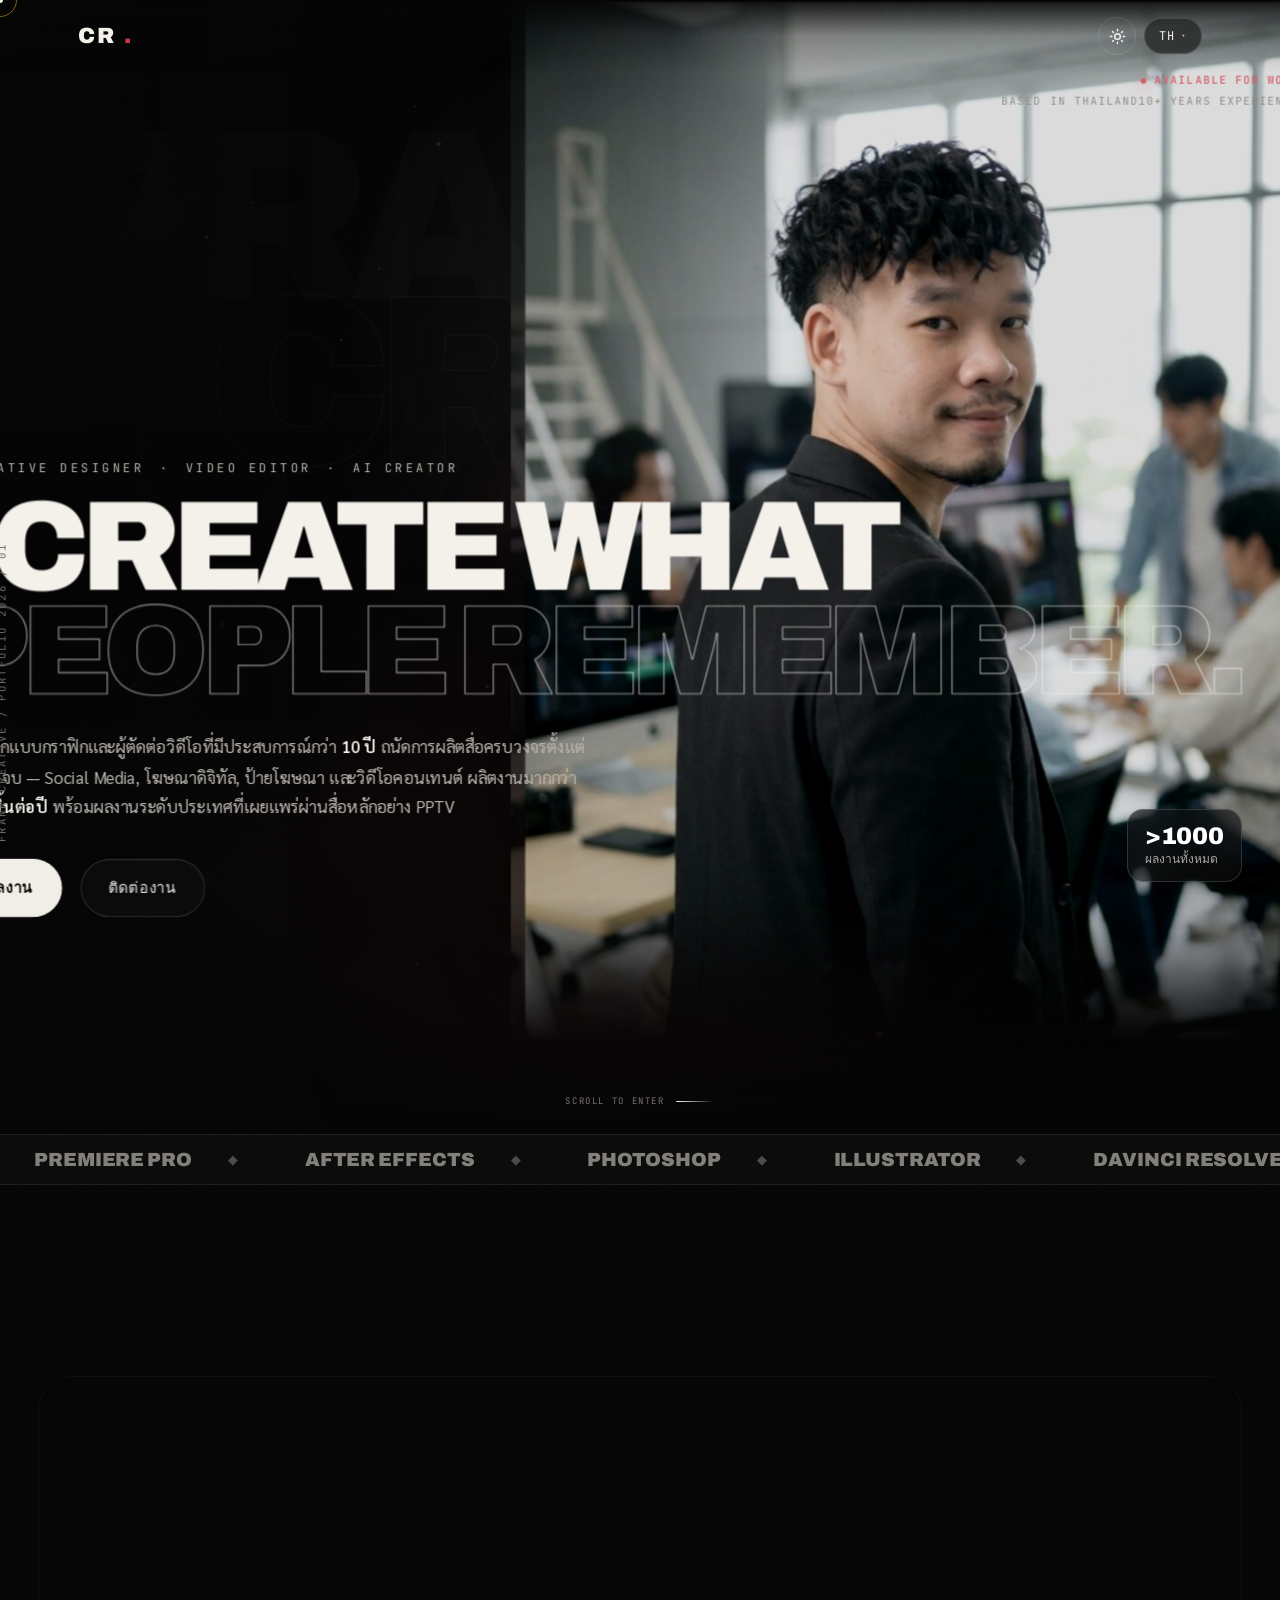
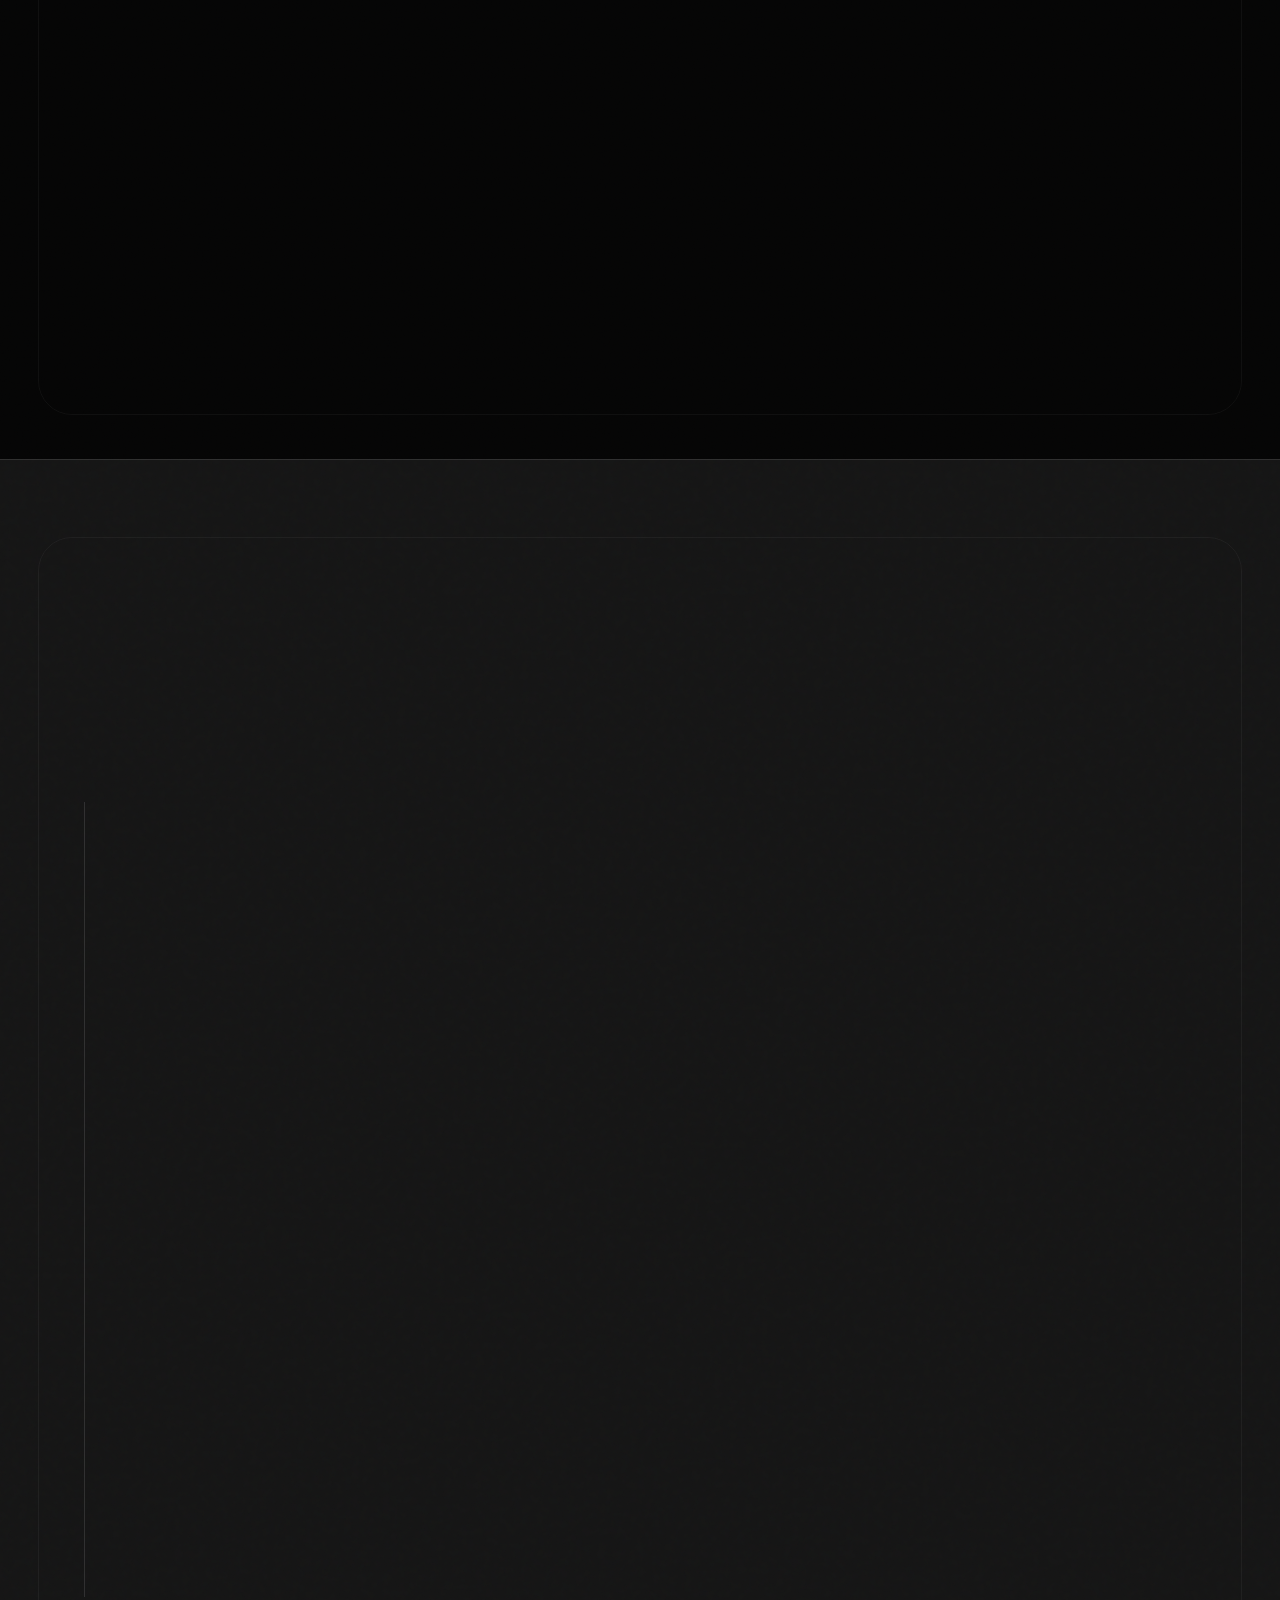
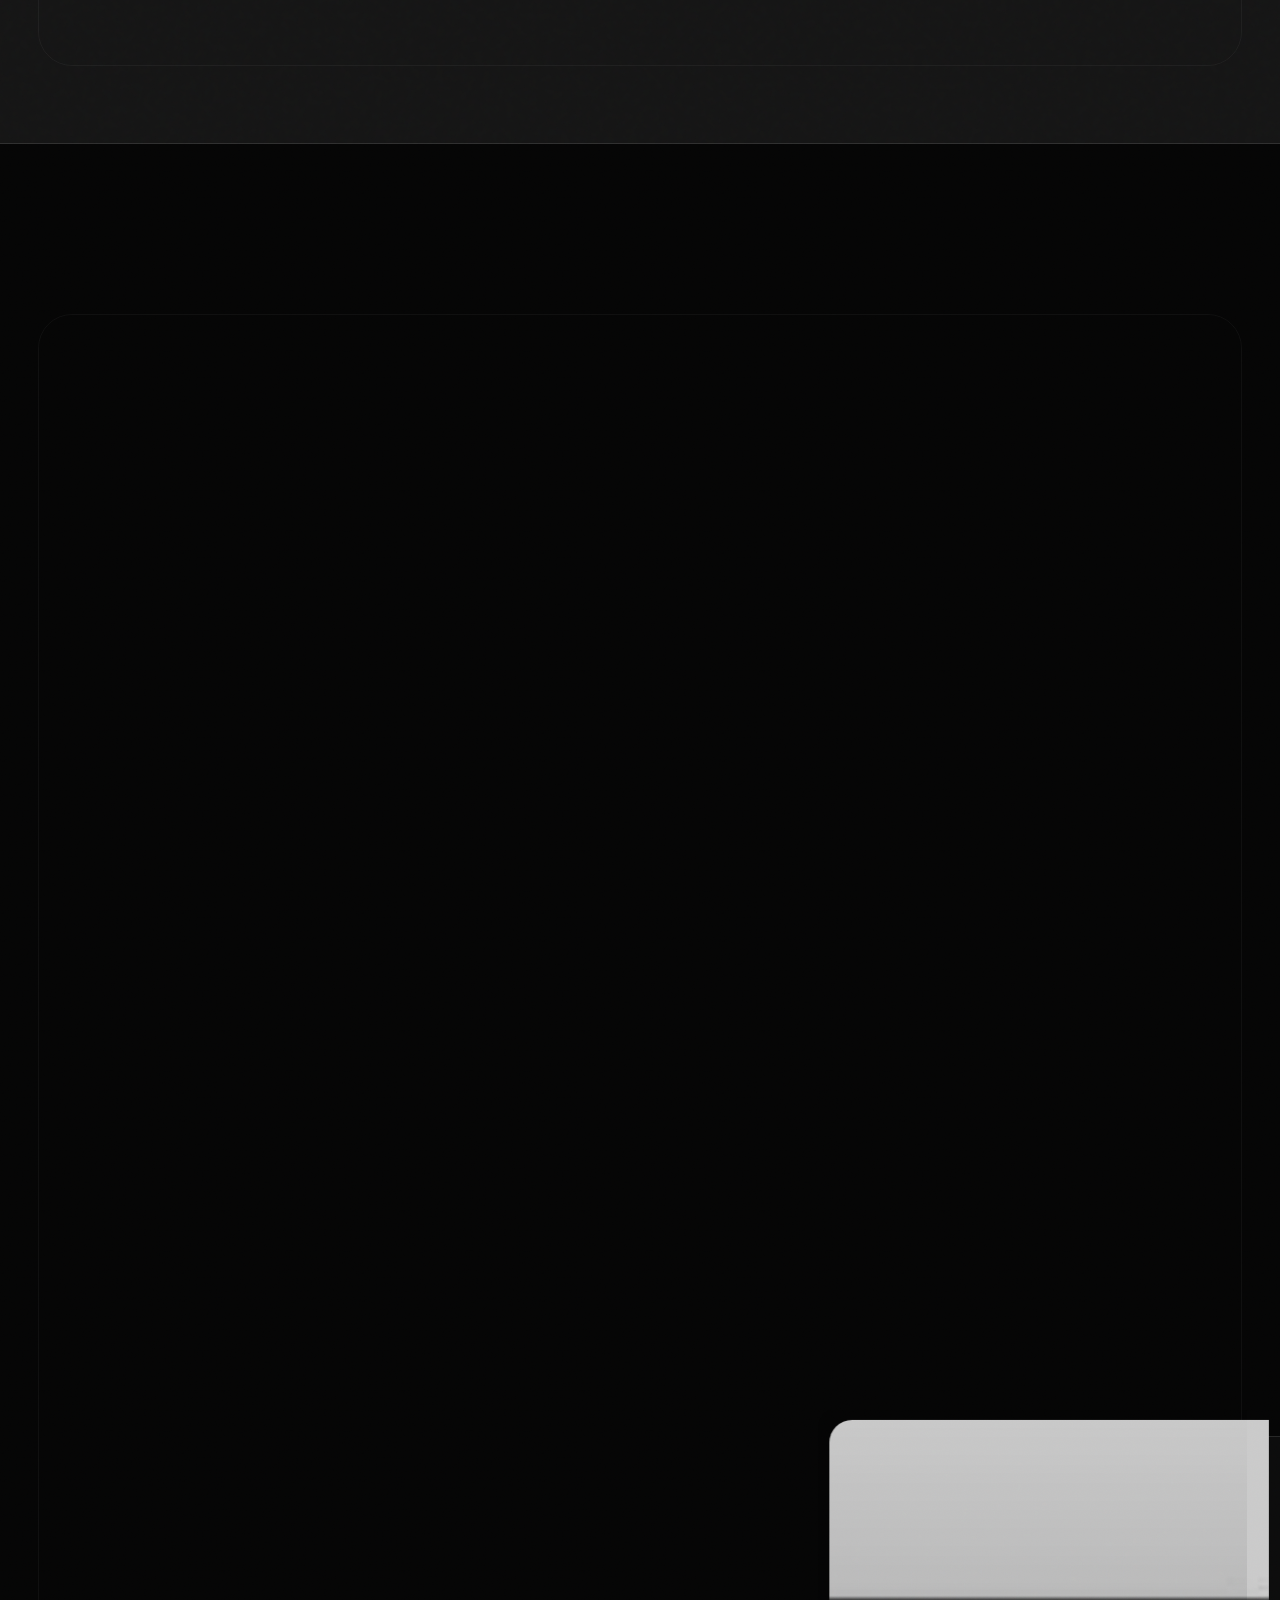
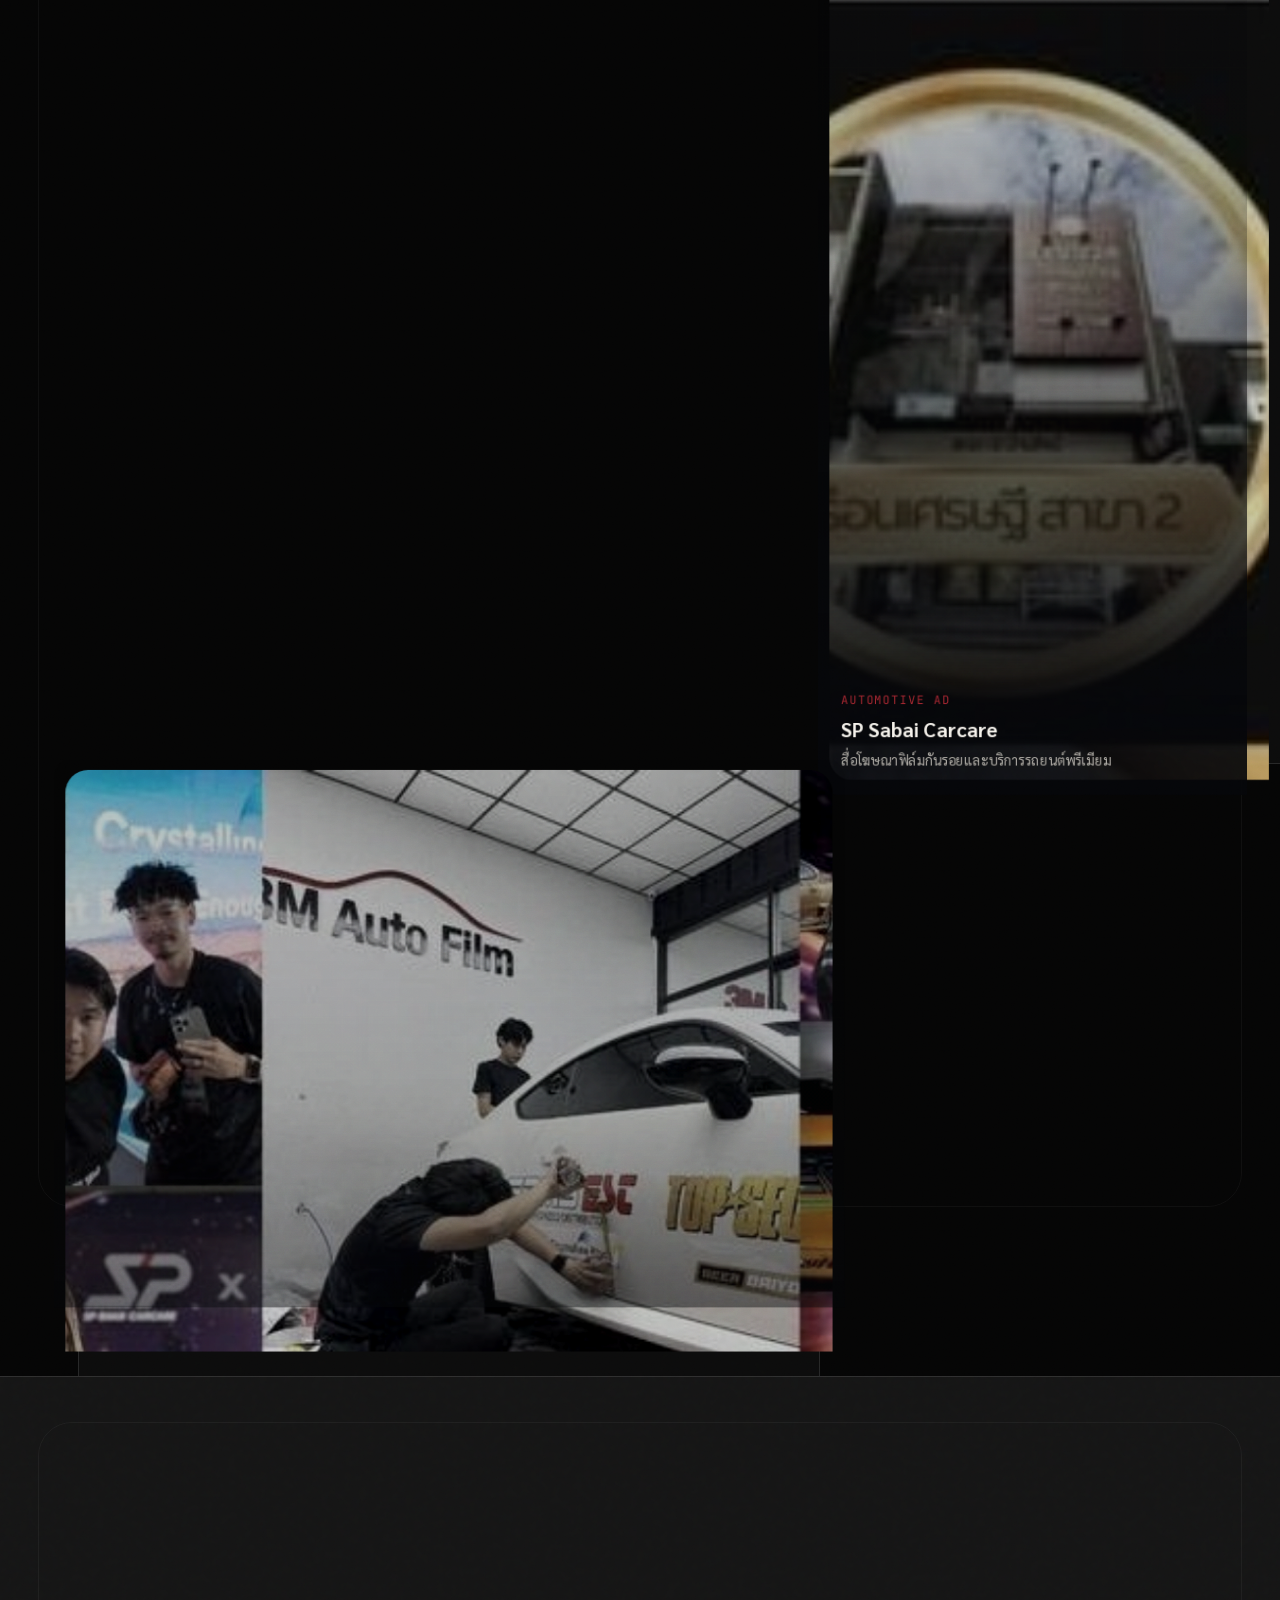
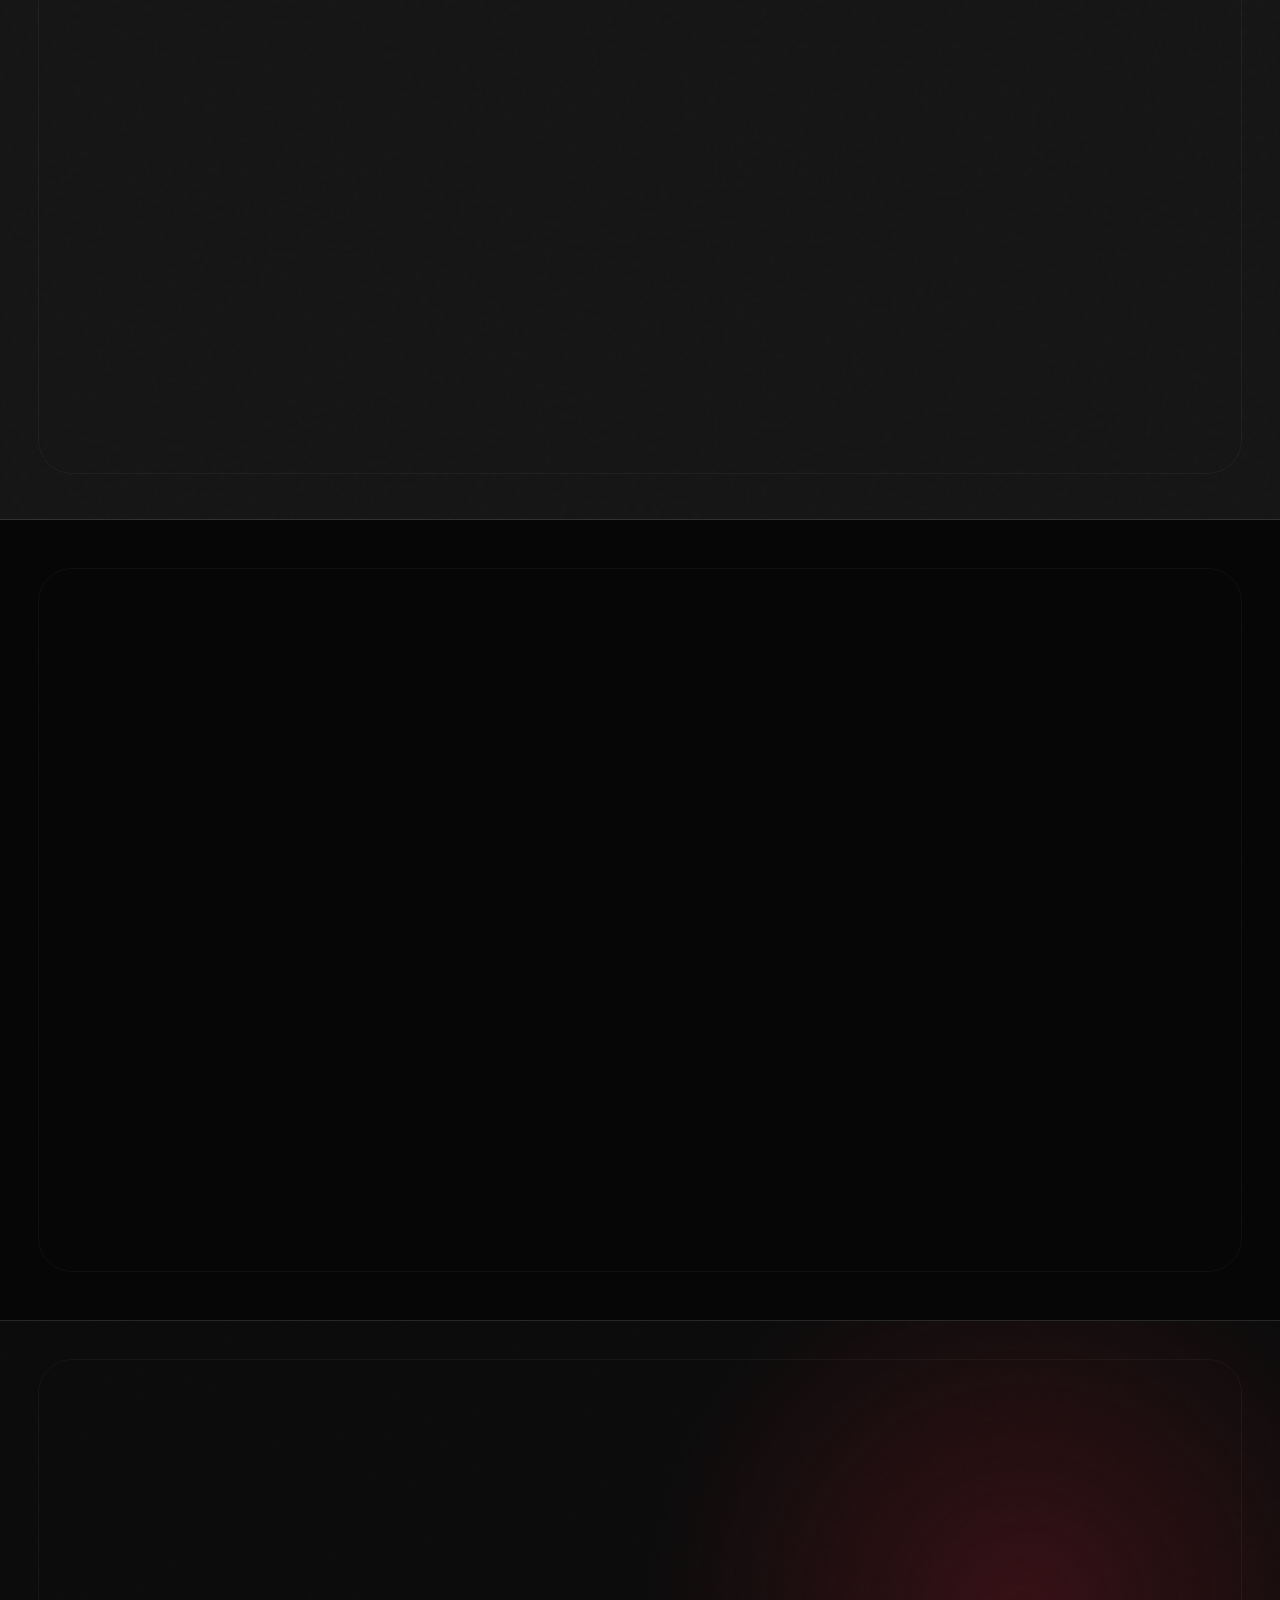
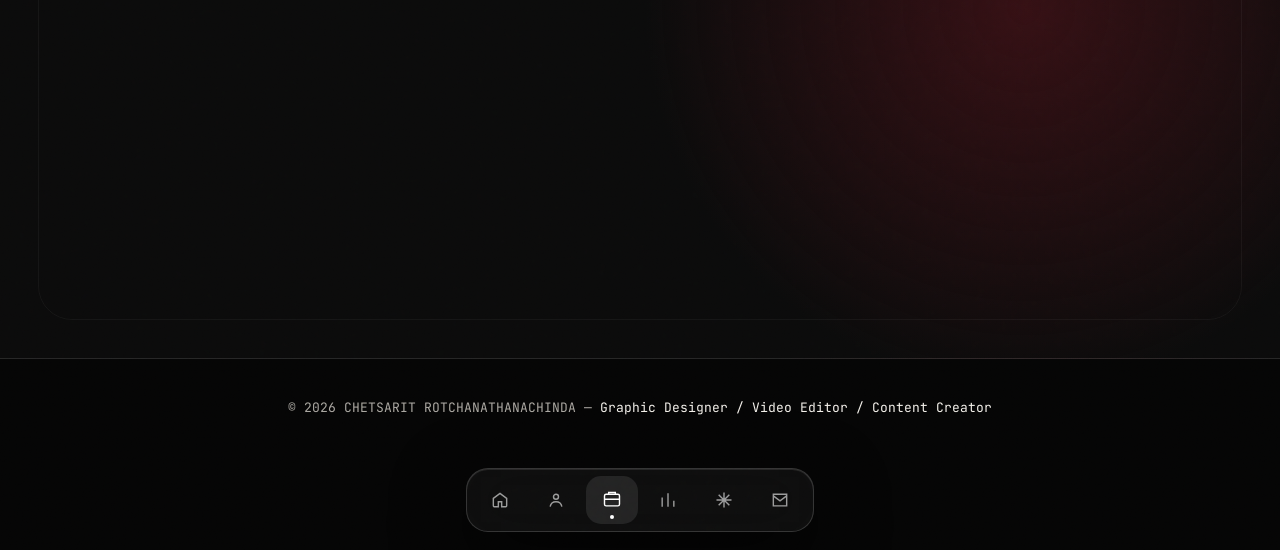
<file: 3d.html>
<!doctype html>
<html lang="th">
<head>
  <meta charset="utf-8">
  <meta name="viewport" content="width=device-width,initial-scale=1,viewport-fit=cover">
  <meta name="theme-color" content="#050505">
  <title>Frank Creative — Immersive 3D Preview</title>
  <style>
    *{box-sizing:border-box}html,body{margin:0;min-height:100%;background:#050505;color:#f4f1eb;font-family:system-ui,sans-serif}
    #boot{position:fixed;inset:0;z-index:999999;display:grid;place-items:center;background:#050505;transition:opacity .65s ease,visibility .65s ease}
    #boot.hide{opacity:0;visibility:hidden}
    .boot-box{width:min(78vw,420px)}
    .boot-title{display:flex;justify-content:space-between;gap:20px;font-size:11px;letter-spacing:.18em;text-transform:uppercase;color:#aaa}
    .boot-line{height:1px;margin-top:15px;background:#242424;overflow:hidden}
    .boot-line::after{content:"";display:block;width:40%;height:100%;background:#fff;animation:load 1.1s ease-in-out infinite}
    @keyframes load{from{transform:translateX(-120%)}to{transform:translateX(350%)}}
    .boot-error{max-width:560px;padding:32px;line-height:1.7;text-align:center}.boot-error a{color:#fff}
  </style>
</head>
<body>
  <div id="boot">
    <div class="boot-box">
      <div class="boot-title"><span>Frank Creative</span><span>Loading depth</span></div>
      <div class="boot-line"></div>
    </div>
  </div>
  <script>
    (async()=>{
      const boot=document.getElementById('boot');
      try{
        const response=await fetch('/index.html',{cache:'no-store'});
        if(!response.ok) throw new Error('Unable to load portfolio');
        const html=await response.text();
        const doc=new DOMParser().parseFromString(html,'text/html');
        const scripts=[...doc.querySelectorAll('script')].map(s=>({src:s.src,type:s.type,text:s.textContent}));
        doc.querySelectorAll('script').forEach(s=>s.remove());

        [...doc.head.querySelectorAll('link[rel="stylesheet"],style')].forEach(node=>{
          const clone=node.cloneNode(true);
          if(clone.tagName==='LINK' && clone.getAttribute('href')){
            clone.href=new URL(clone.getAttribute('href'),location.href).href;
          }
          document.head.appendChild(clone);
        });

        const enhanceCss=document.createElement('link');
        enhanceCss.rel='stylesheet';
        enhanceCss.href='/assets/3d-enhance.css';
        document.head.appendChild(enhanceCss);

        document.documentElement.lang=doc.documentElement.lang||'th';
        document.body.className=doc.body.className;
        document.body.innerHTML=doc.body.innerHTML;

        for(const item of scripts){
          await new Promise((resolve,reject)=>{
            const s=document.createElement('script');
            if(item.type) s.type=item.type;
            if(item.src){
              s.src=item.src;
              s.onload=resolve;s.onerror=reject;
            }else{
              s.textContent=item.text;
              resolve();
            }
            document.body.appendChild(s);
          });
        }

        const enhanceJs=document.createElement('script');
        enhanceJs.src='/assets/3d-enhance.js';
        enhanceJs.onload=()=>{
          const overlay=document.createElement('div');
          overlay.id='boot';overlay.className='hide';
          document.body.appendChild(overlay);
          setTimeout(()=>overlay.remove(),800);
        };
        document.body.appendChild(enhanceJs);
      }catch(error){
        document.body.innerHTML=`<div id="boot"><div class="boot-error"><h1>3D preview could not start</h1><p>${error.message}</p><a href="/index.html">Open the standard portfolio</a></div></div>`;
      }
    })();
  </script>
</body>
</html>
</file>
